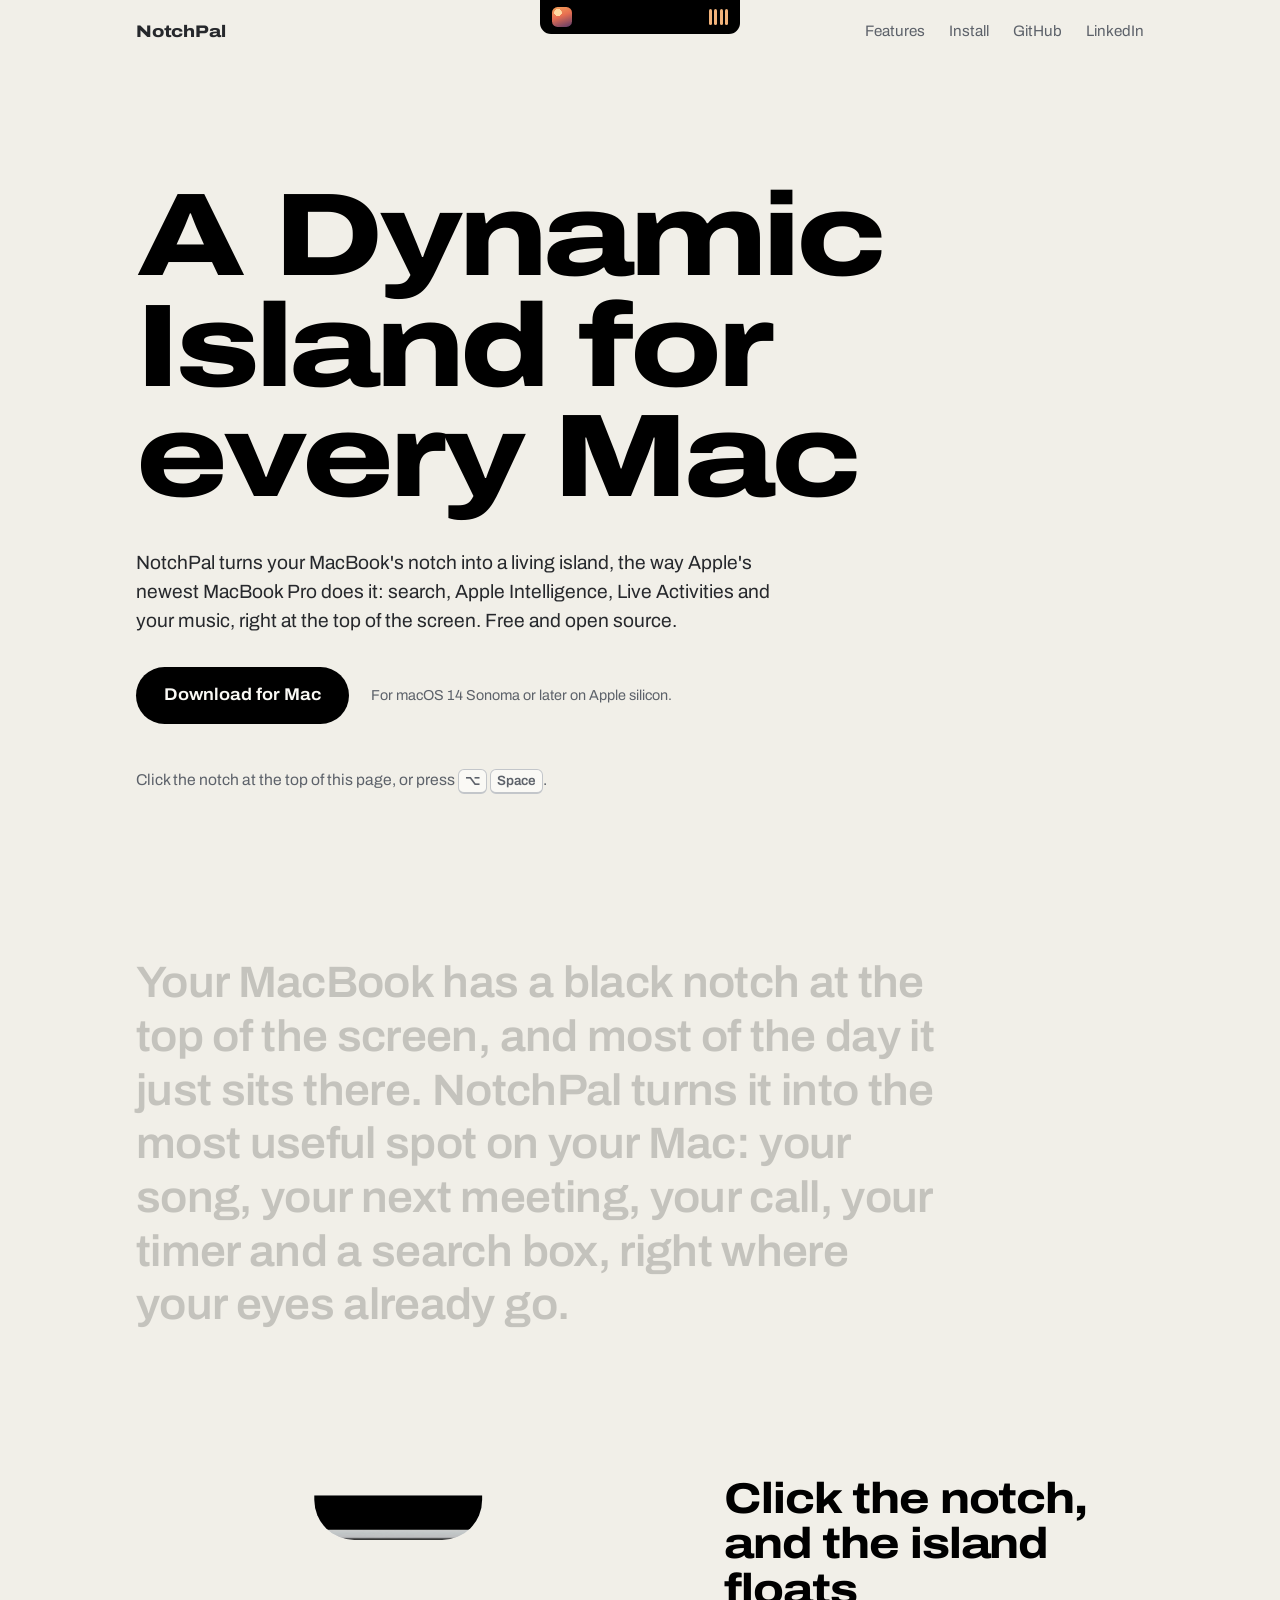
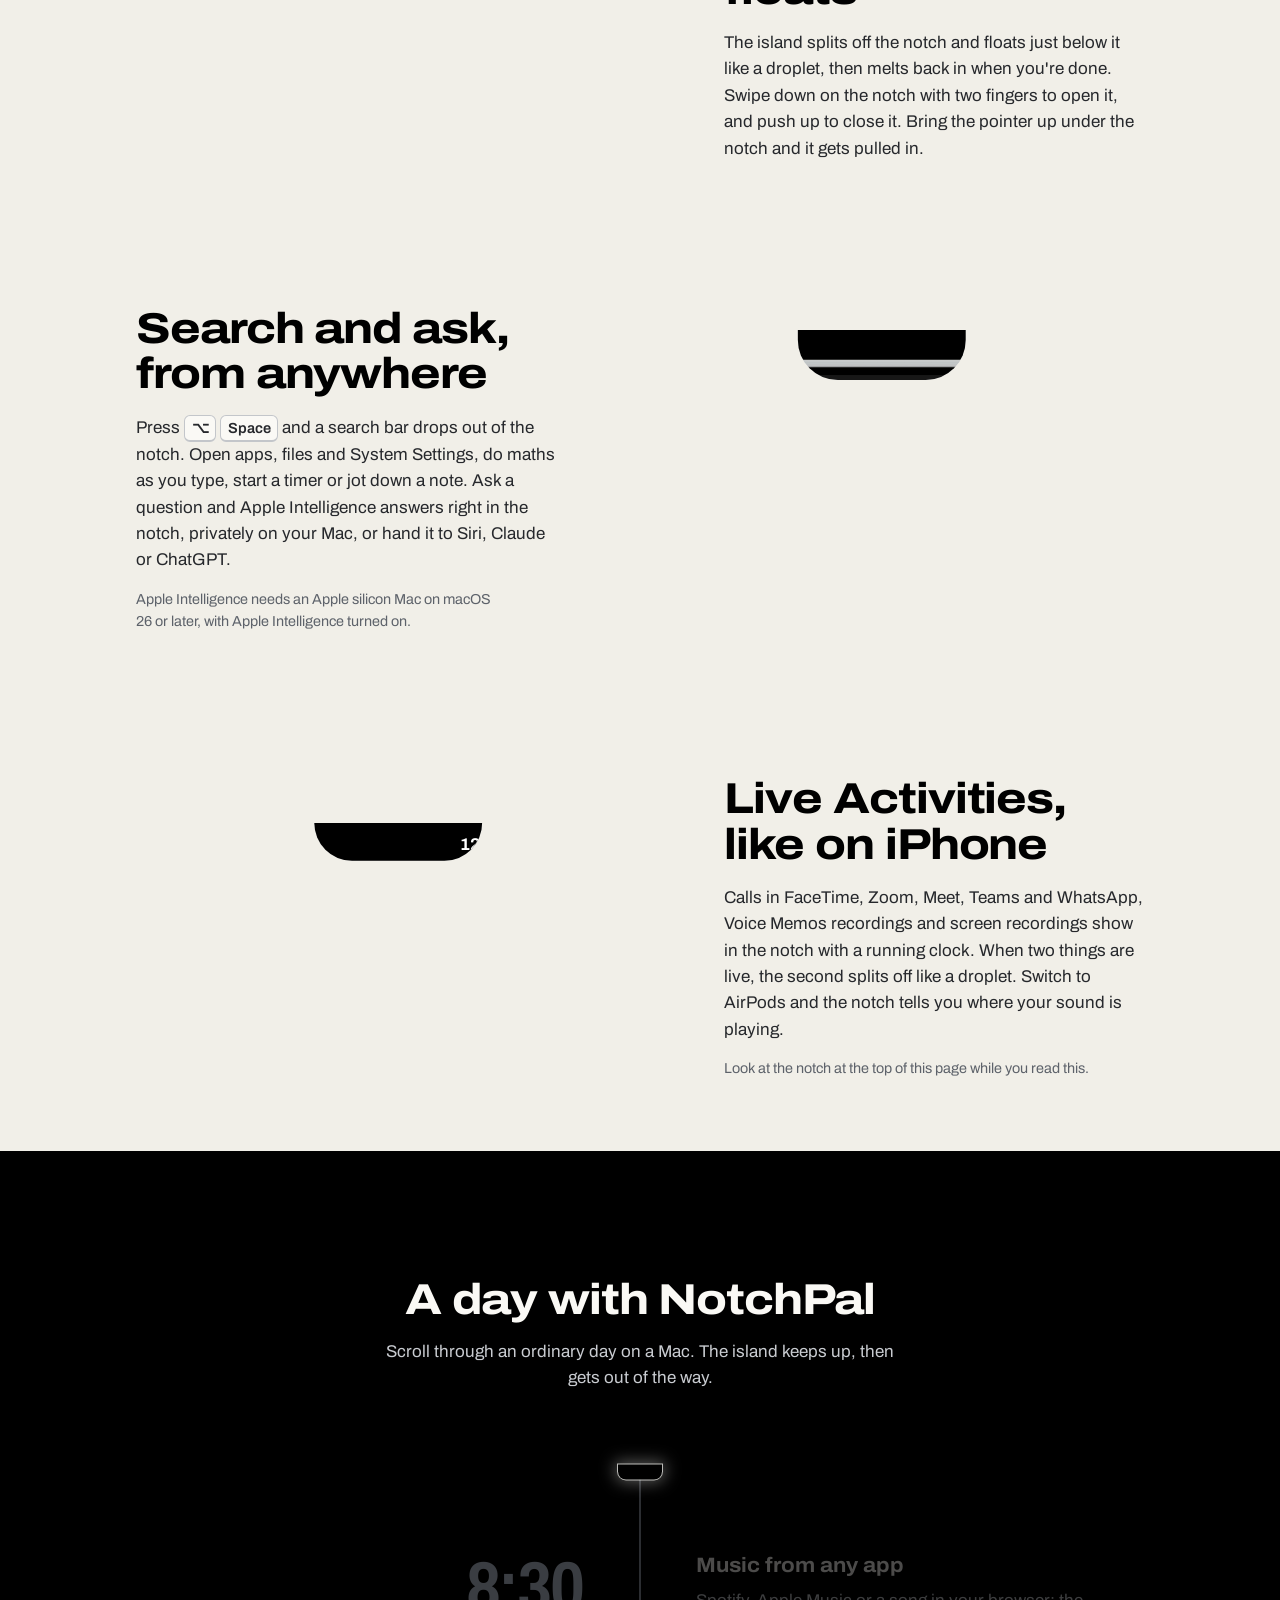
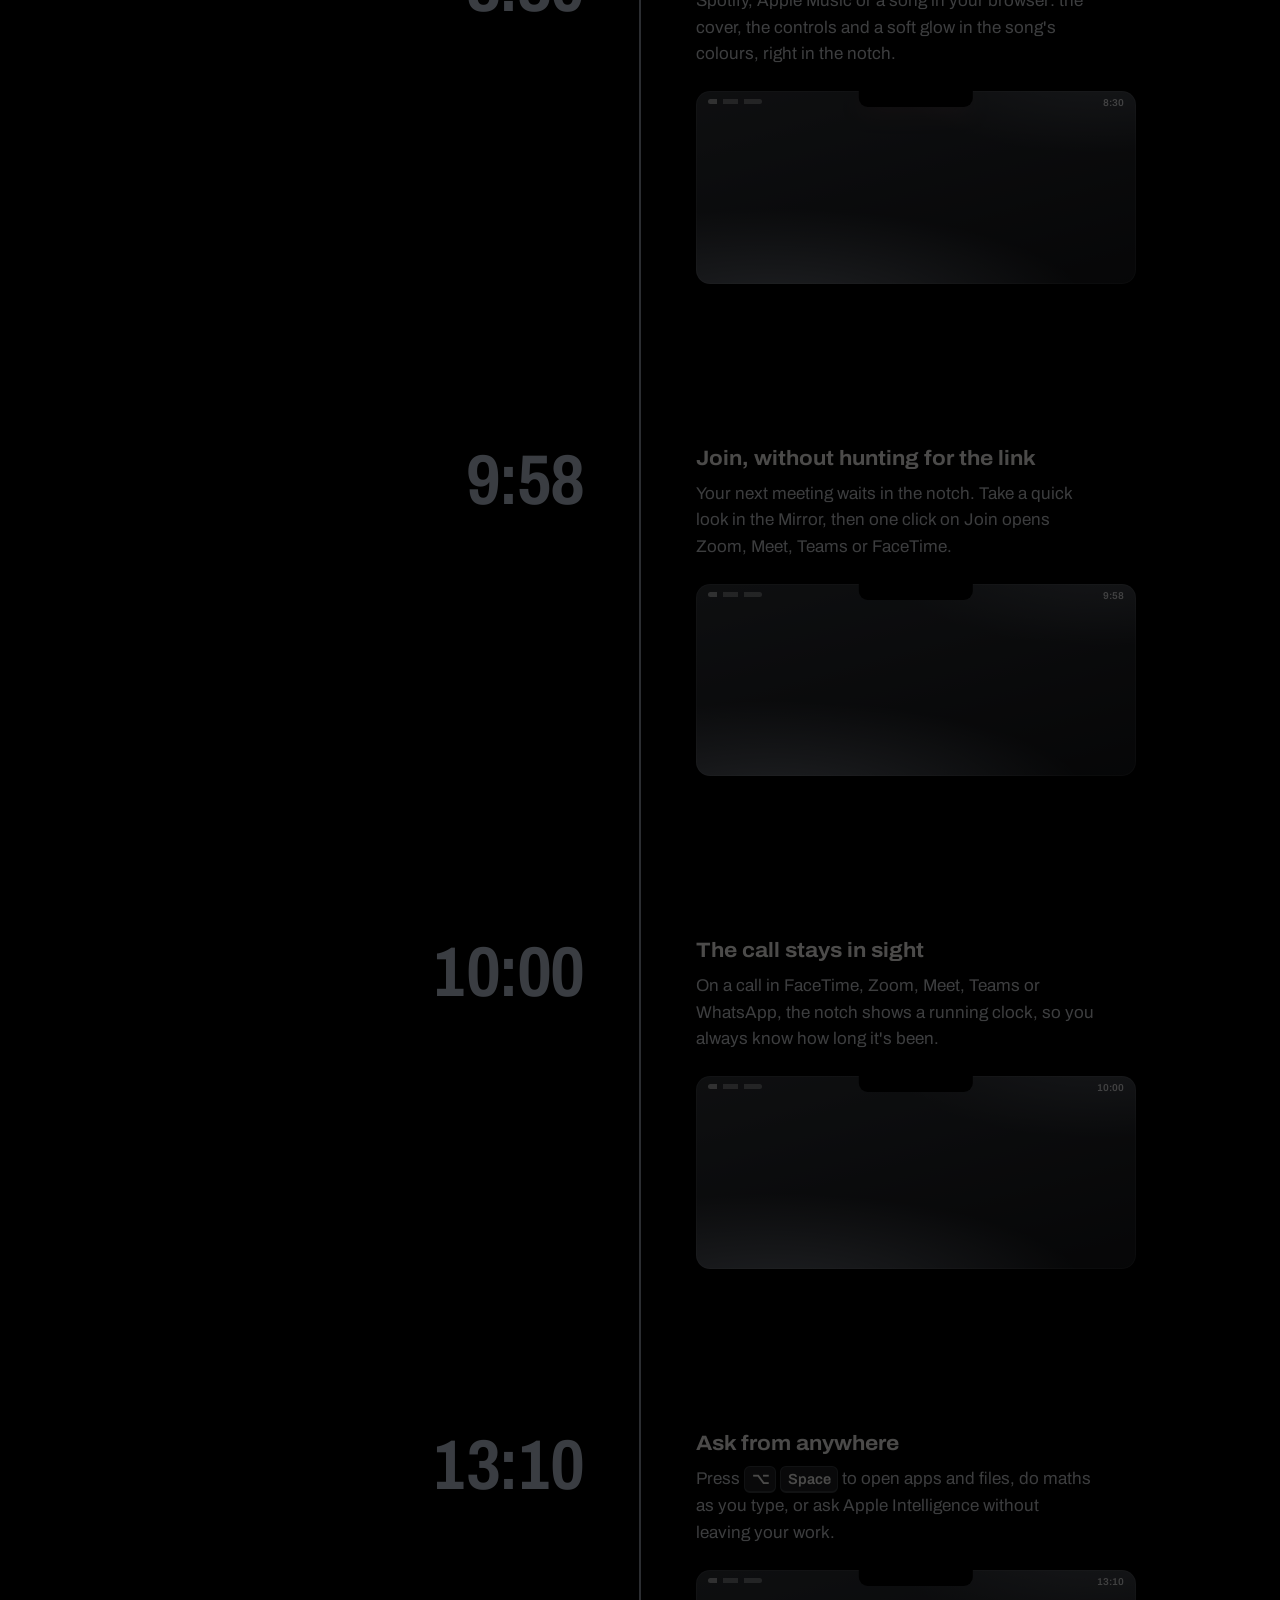
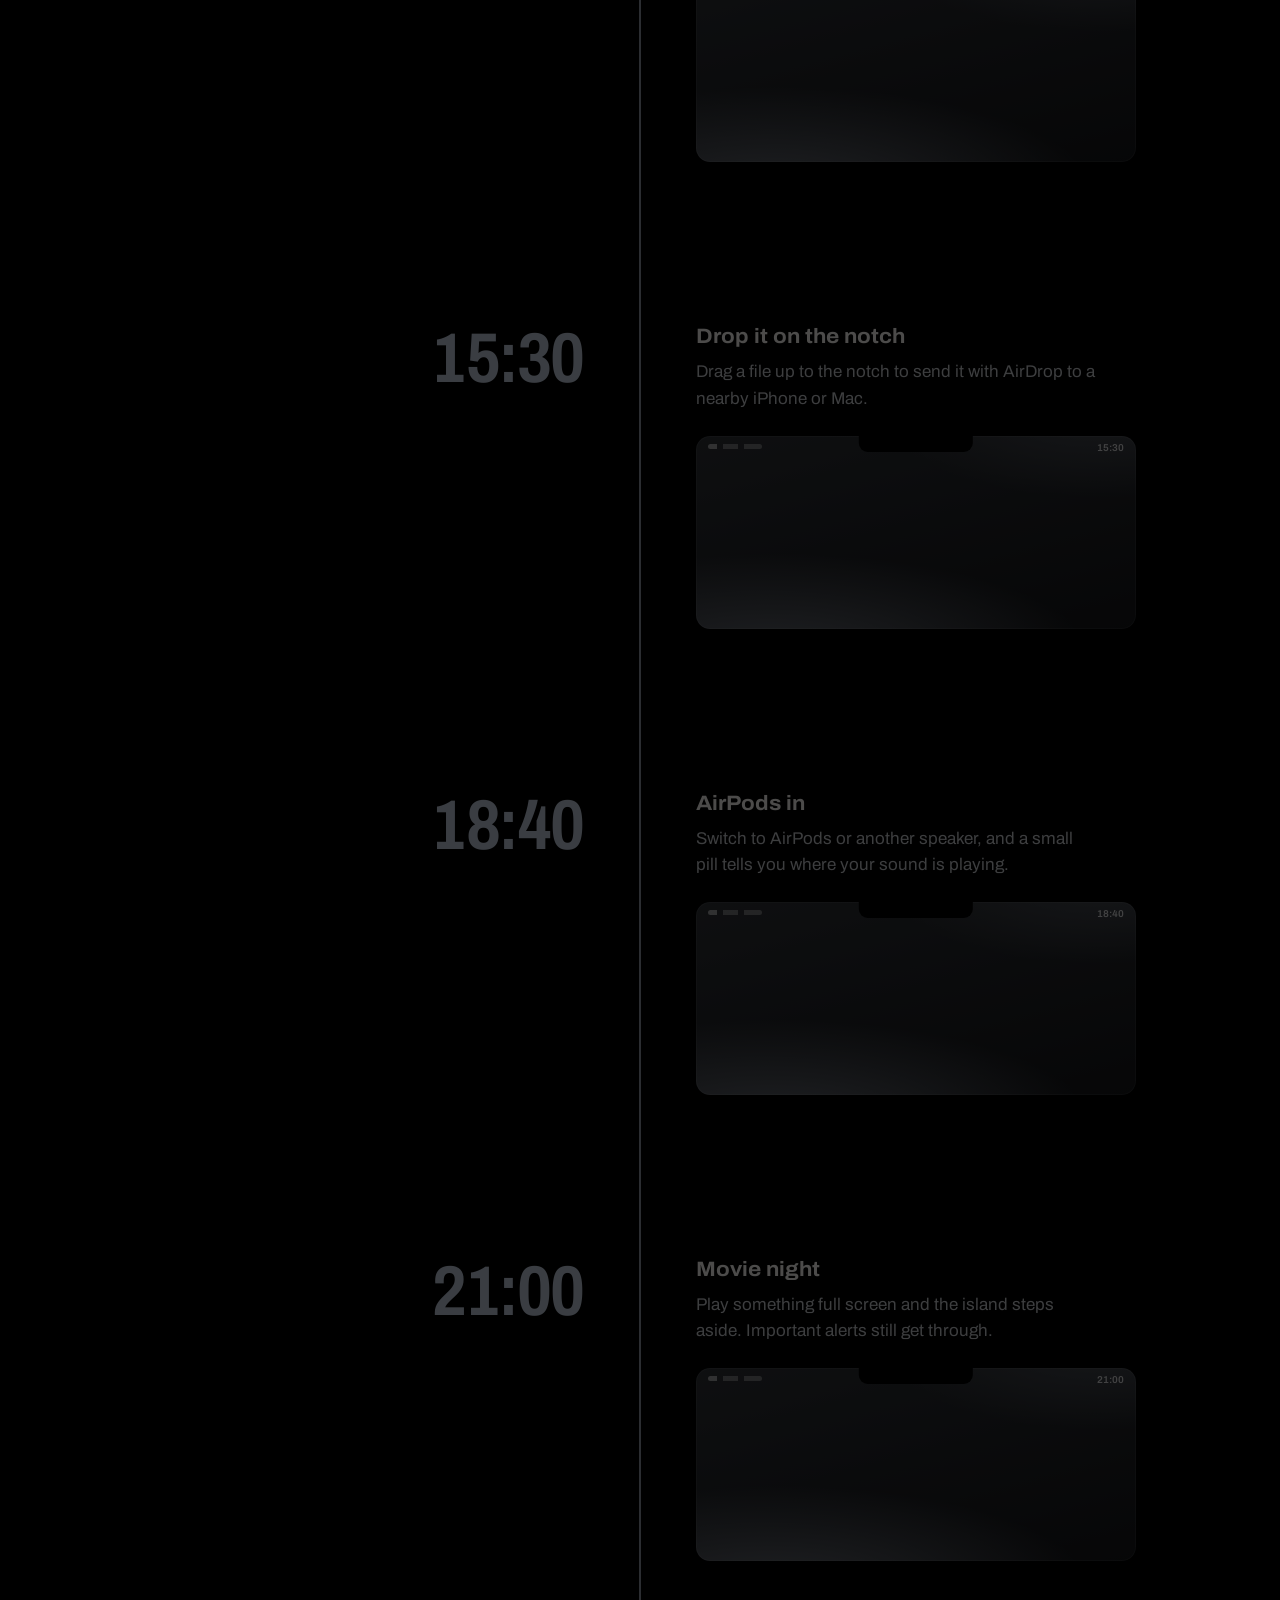
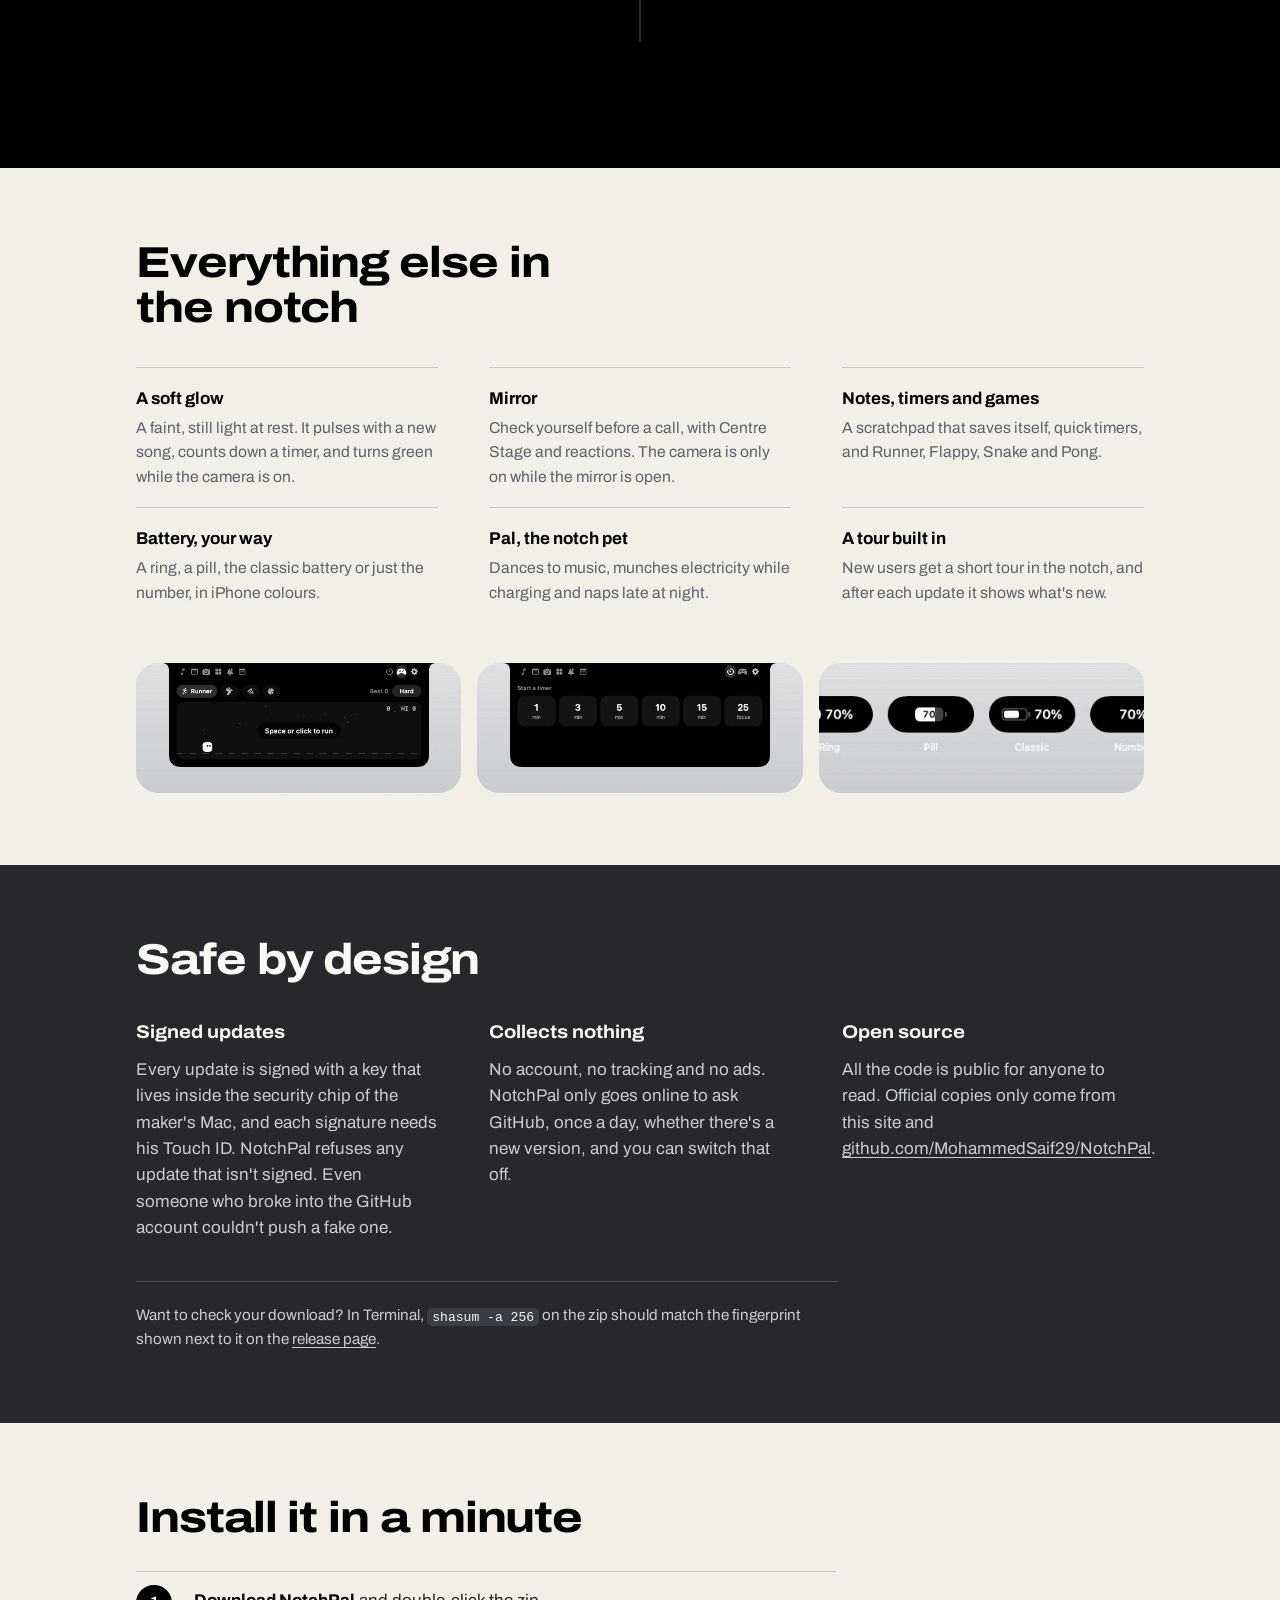
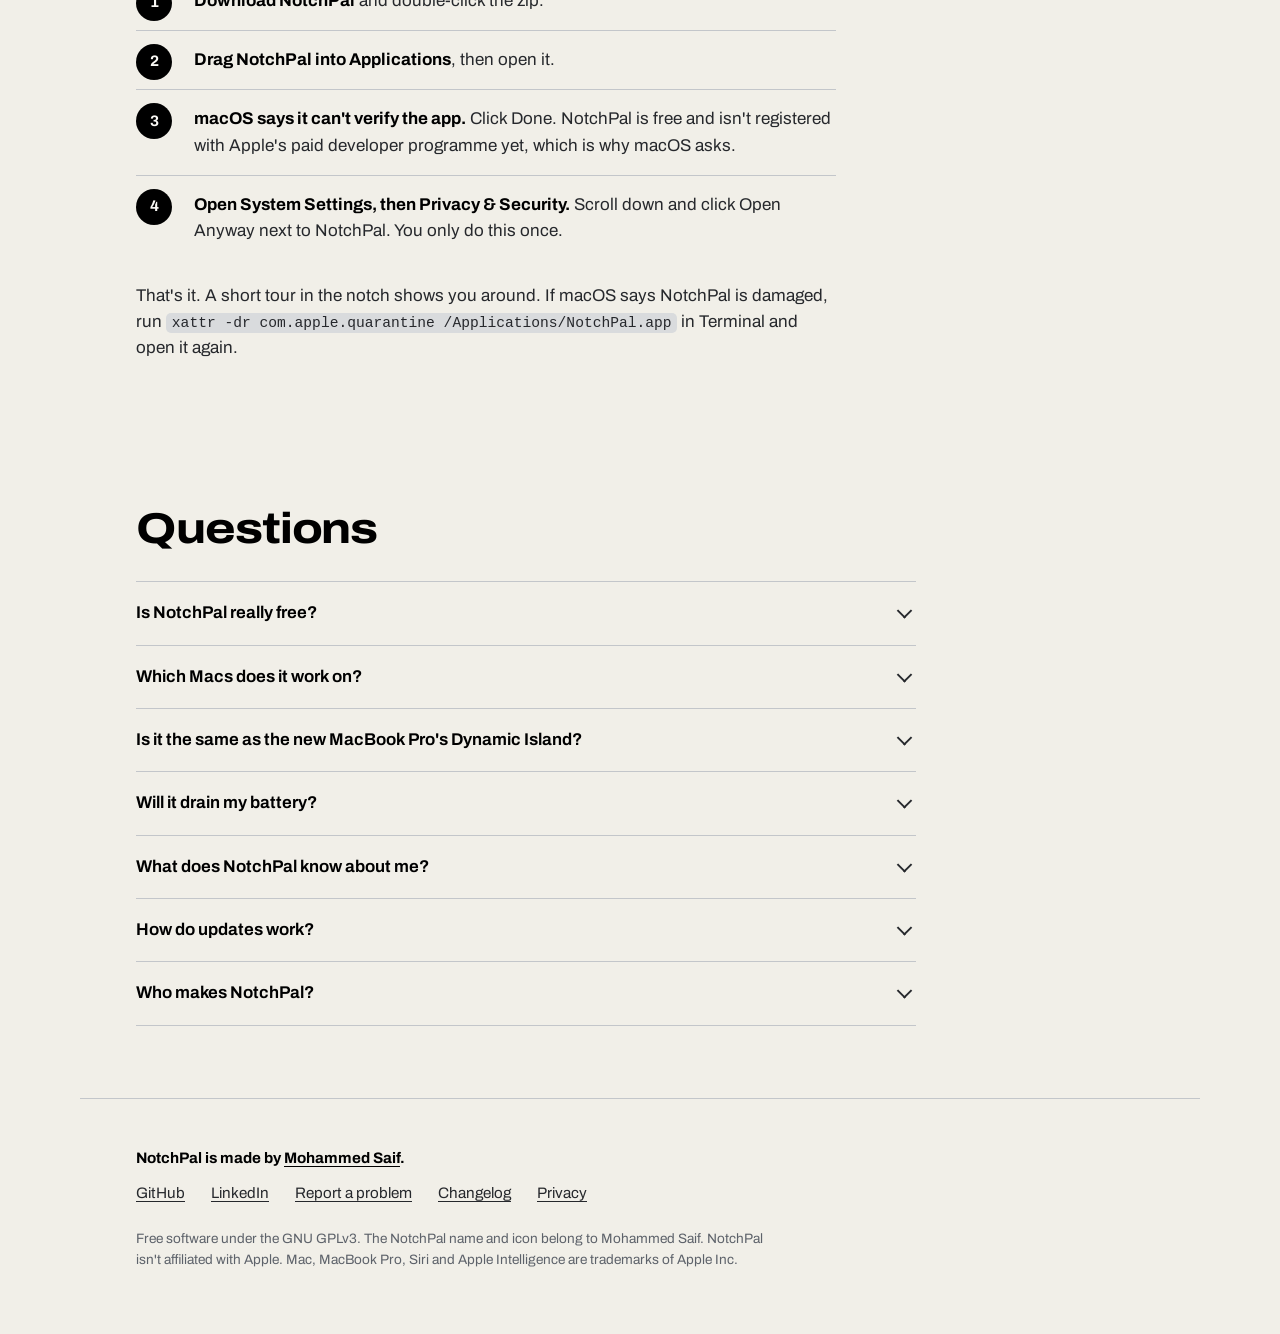
<file: website/index.html>
<!doctype html>
<html lang="en">
<head>
  <meta charset="utf-8">
  <meta name="viewport" content="width=device-width, initial-scale=1, viewport-fit=cover">
  <title>NotchPal: a free Dynamic Island for every Mac</title>
  <meta name="description" content="NotchPal turns your MacBook's notch into a Dynamic Island like the new MacBook Pro's: search, Apple Intelligence, Live Activities and music in the notch. Free and open source for macOS 14 and later.">
  <link rel="canonical" href="https://notchpal.mohammedsaif.dev/">
  <meta name="theme-color" content="#f1efe8">
  <link rel="icon" href="favicon.svg" type="image/svg+xml">
  <meta property="og:type" content="website">
  <meta property="og:site_name" content="NotchPal">
  <meta property="og:url" content="https://notchpal.mohammedsaif.dev/">
  <meta property="og:title" content="NotchPal: a free Dynamic Island for every Mac">
  <meta property="og:description" content="Search, Apple Intelligence, Live Activities and music in your MacBook's notch. Free and open source.">
  <meta property="og:image" content="https://notchpal.mohammedsaif.dev/img/share.png">
  <meta property="og:image:width" content="1200">
  <meta property="og:image:height" content="630">
  <meta property="og:image:alt" content="NotchPal: a Dynamic Island for every Mac, with the island floating below a MacBook notch">
  <meta name="twitter:card" content="summary_large_image">
  <script type="application/ld+json">
  {
    "@context": "https://schema.org",
    "@type": "SoftwareApplication",
    "name": "NotchPal",
    "description": "NotchPal turns a MacBook's notch into a Dynamic Island with search, Apple Intelligence, Live Activities and music.",
    "url": "https://notchpal.mohammedsaif.dev/",
    "image": "https://notchpal.mohammedsaif.dev/img/share.png",
    "applicationCategory": "UtilitiesApplication",
    "operatingSystem": "macOS 14 or later",
    "softwareVersion": "0.7.1",
    "downloadUrl": "https://github.com/MohammedSaif29/NotchPal/releases/latest",
    "license": "https://www.gnu.org/licenses/gpl-3.0.html",
    "offers": { "@type": "Offer", "price": "0", "priceCurrency": "USD" },
    "author": { "@type": "Person", "name": "Mohammed Saif", "url": "https://www.linkedin.com/in/saif-mohammed-939902335/", "sameAs": ["https://github.com/MohammedSaif29"] }
  }
  </script>
  <link rel="stylesheet" href="styles.css">
  <script src="notch.js" defer></script>
  <script src="site.js" defer></script>
  <script src="motion.js" defer></script>
</head>
<body>
  <a class="skip" href="#main">Skip to content</a>

  <!-- A working NotchPal island, hanging from the top of the page like the notch on a MacBook. -->
  <div class="island" id="island" data-state="closed" data-live="music">
    <svg class="island-ink" id="island-ink" aria-hidden="true" focusable="false">
      <defs>
        <filter id="goo" x="-50%" y="-50%" width="200%" height="200%">
          <feGaussianBlur in="SourceGraphic" stdDeviation="7" result="blur"/>
          <feColorMatrix in="blur" mode="matrix" values="1 0 0 0 0  0 1 0 0 0  0 0 1 0 0  0 0 0 22 -10"/>
        </filter>
      </defs>
      <g filter="url(#goo)">
        <rect id="ink-notch" rx="10"/>
        <rect id="ink-card" rx="26"/>
        <circle id="ink-drop" r="0"/>
        <circle id="ink-bubble" r="0"/>
      </g>
    </svg>
    <svg class="island-intro" id="island-intro" aria-hidden="true" focusable="false">
      <path id="intro-left"/>
      <path id="intro-right"/>
    </svg>

    <button class="notch" id="notch" type="button" aria-expanded="false" aria-controls="island-card">
      <span class="sr-only">Open the NotchPal island</span>
      <span class="notch-lead" aria-hidden="true">
        <span class="art art-small"></span>
        <svg class="call-glyph" viewBox="0 0 24 24"><path d="M6.6 10.8a15.1 15.1 0 0 0 6.6 6.6l2.2-2.2a1 1 0 0 1 1-.25 11.4 11.4 0 0 0 3.6.57 1 1 0 0 1 1 1V20a1 1 0 0 1-1 1A17 17 0 0 1 3 4a1 1 0 0 1 1-1h3.5a1 1 0 0 1 1 1c0 1.25.2 2.45.57 3.57a1 1 0 0 1-.25 1z"/></svg>
      </span>
      <span class="notch-trail" aria-hidden="true">
        <span class="wave"><i></i><i></i><i></i><i></i></span>
        <span class="call-time" id="call-time">0:00</span>
      </span>
    </button>

    <div class="bubble" id="bubble" aria-hidden="true"><span class="art art-small"></span></div>

    <div class="card" id="island-card" role="region" aria-label="NotchPal island" inert>
      <div class="card-home" id="card-home">
        <div class="card-bar">
          <div class="tabs" aria-hidden="true">
            <span class="tab is-on"><svg viewBox="0 0 24 24"><path d="M9 18.5a2.5 2.5 0 1 1-2.5-2.5H9V5l11-2v13.5a2.5 2.5 0 1 1-2.5-2.5H20"/></svg></span>
            <span class="tab"><svg viewBox="0 0 24 24"><rect x="3.5" y="5" width="17" height="15" rx="2.5"/><path d="M3.5 10h17M8 3v4M16 3v4"/></svg></span>
            <span class="tab"><svg viewBox="0 0 24 24"><path d="M4 8.5A2.5 2.5 0 0 1 6.5 6h2l1.5-2h4l1.5 2h2A2.5 2.5 0 0 1 20 8.5v8a2.5 2.5 0 0 1-2.5 2.5h-11A2.5 2.5 0 0 1 4 16.5z"/><circle cx="12" cy="12.5" r="3.5"/></svg></span>
            <span class="tab"><svg viewBox="0 0 24 24"><rect x="4" y="4" width="6.5" height="6.5" rx="1.6"/><rect x="13.5" y="4" width="6.5" height="6.5" rx="1.6"/><rect x="4" y="13.5" width="6.5" height="6.5" rx="1.6"/><rect x="13.5" y="13.5" width="6.5" height="6.5" rx="1.6"/></svg></span>
            <span class="tab"><svg viewBox="0 0 24 24"><path d="M6 16.5V11a6 6 0 0 1 12 0v5.5l1.5 2h-15zM10 20.5a2 2 0 0 0 4 0"/></svg></span>
          </div>
          <span class="clock" id="clock">9:41</span>
          <button class="icon-button" type="button" id="open-search" aria-label="Search">
            <svg viewBox="0 0 24 24" aria-hidden="true"><circle cx="10.5" cy="10.5" r="6"/><path d="M15 15l5 5"/></svg>
          </button>
          <button class="orb" type="button" id="ask-orb" aria-label="Ask Apple Intelligence (demo)"></button>
        </div>
        <div class="player">
          <div class="now">
            <span class="art art-large" aria-hidden="true"></span>
            <div class="track">
              <strong>Golden Hour Drive</strong>
              <span>NotchPal Radio</span>
            </div>
            <span class="wave wave-large" aria-hidden="true"><i></i><i></i><i></i><i></i></span>
          </div>
          <div class="progress" aria-hidden="true"><span>1:48</span><i><b></b></i><span>-2:05</span></div>
          <div class="controls">
            <button type="button" class="control" aria-label="Previous song"><svg viewBox="0 0 24 24" aria-hidden="true"><path d="M11 7l-7 5 7 5zM20 7l-7 5 7 5z"/></svg></button>
            <button type="button" class="control control-main" id="play" aria-label="Pause"><svg viewBox="0 0 24 24" aria-hidden="true"><path class="pause-glyph" d="M8 6h3v12H8zM13 6h3v12h-3z"/><path class="play-glyph" d="M8 5.5v13l10.5-6.5z"/></svg></button>
            <button type="button" class="control" aria-label="Next song"><svg viewBox="0 0 24 24" aria-hidden="true"><path d="M4 7l7 5-7 5zM13 7l7 5-7 5z"/></svg></button>
          </div>
        </div>
        <div class="side" aria-hidden="true">
          <span class="airdrop">AirDrop</span>
          <span class="battery"><i></i>82%</span>
        </div>
      </div>

      <div class="card-search" id="card-search">
        <div class="search-bar">
          <svg viewBox="0 0 24 24" aria-hidden="true"><circle cx="10.5" cy="10.5" r="6"/><path d="M15 15l5 5"/></svg>
          <label class="sr-only" for="search-input">Try NotchPal search</label>
          <input id="search-input" type="text" autocomplete="off" spellcheck="false" placeholder="Search apps, files, maths…">
          <span class="orb orb-still" aria-hidden="true"></span>
        </div>
        <ul class="results" id="results" aria-live="polite"></ul>
        <p class="answer" id="answer" aria-live="polite"></p>
      </div>
    </div>
  </div>

  <header class="top">
    <a class="wordmark" href="./" aria-label="NotchPal home">NotchPal</a>
    <nav aria-label="Main">
      <a href="#features">Features</a>
      <a href="#install">Install</a>
      <a href="https://github.com/MohammedSaif29/NotchPal">GitHub</a>
      <a href="https://www.linkedin.com/in/saif-mohammed-939902335/">LinkedIn</a>
    </nav>
  </header>

  <main id="main">
    <section class="hero">
      <h1>A Dynamic Island for every&nbsp;Mac</h1>
      <p class="lead">NotchPal turns your MacBook's notch into a living island, the way Apple's newest MacBook Pro does it: search, Apple Intelligence, Live Activities and your music, right at the top of the screen. Free and open source.</p>
      <div class="cta">
        <a class="button" id="download" href="https://github.com/MohammedSaif29/NotchPal/releases/latest">Download for Mac</a>
        <p class="fine" id="download-note">For macOS 14 Sonoma or later on Apple silicon.</p>
      </div>
      <p class="try"><span class="try-pointer">Click</span><span class="try-touch">Tap</span> the notch at the top of this page<span class="try-keys">, or press <kbd>⌥</kbd> <kbd>Space</kbd></span>.</p>
    </section>

    <section class="manifesto" aria-label="What NotchPal is for">
      <p data-fill>Your MacBook has a black notch at the top of the screen, and most of the day it just sits there. NotchPal turns it into the most useful spot on your Mac: your song, your next meeting, your call, your timer and a search box, right where your eyes already go.</p>
    </section>

    <section class="feature" id="features">
      <figure class="screen">
        <img src="img/floating-island.webp" width="1184" height="558" alt="The NotchPal island floating below the notch, playing a song, with AirDrop and a battery ring beside the player">
      </figure>
      <div class="copy">
        <h2>Click the notch, and the island floats</h2>
        <p>The island splits off the notch and floats just below it like a droplet, then melts back in when you're done. Swipe down on the notch with two fingers to open it, and push up to close it. Bring the pointer up under the notch and it gets pulled in.</p>
      </div>
    </section>

    <section class="feature feature-flip">
      <figure class="screen">
        <img src="img/search.webp" width="1384" height="734" alt="NotchPal search below the notch working out 24 times 7 equals 168, with rows to ask Apple Intelligence, Siri, Claude and ChatGPT">
      </figure>
      <div class="copy">
        <h2>Search and ask, from anywhere</h2>
        <p>Press <kbd>⌥</kbd> <kbd>Space</kbd> and a search bar drops out of the notch. Open apps, files and System Settings, do maths as you type, start a timer or jot down a note. Ask a question and Apple Intelligence answers right in the notch, privately on your Mac, or hand it to Siri, Claude or ChatGPT.</p>
        <p class="fine">Apple Intelligence needs an Apple silicon Mac on macOS 26 or later, with Apple Intelligence turned on.</p>
      </div>
    </section>

    <section class="feature" id="live">
      <figure class="screen screen-live" aria-label="A call in the notch with a running timer, and music split off into its own droplet">
        <div class="live-scene" aria-hidden="true">
          <span class="live-notch"><svg class="call-glyph" viewBox="0 0 24 24"><path d="M6.6 10.8a15.1 15.1 0 0 0 6.6 6.6l2.2-2.2a1 1 0 0 1 1-.25 11.4 11.4 0 0 0 3.6.57 1 1 0 0 1 1 1V20a1 1 0 0 1-1 1A17 17 0 0 1 3 4a1 1 0 0 1 1-1h3.5a1 1 0 0 1 1 1c0 1.25.2 2.45.57 3.57a1 1 0 0 1-.25 1z"/></svg><b>12:07</b></span>
          <span class="live-drop"><span class="art art-small"></span></span>
        </div>
      </figure>
      <div class="copy">
        <h2>Live Activities, like on iPhone</h2>
        <p>Calls in FaceTime, Zoom, Meet, Teams and WhatsApp, Voice Memos recordings and screen recordings show in the notch with a running clock. When two things are live, the second splits off like a droplet. Switch to AirPods and the notch tells you where your sound is playing.</p>
        <p class="fine">Look at the notch at the top of this page while you read this.</p>
      </div>
    </section>

    <section class="day" id="day" aria-labelledby="day-title">
      <div class="day-head">
        <h2 id="day-title">A day with NotchPal</h2>
        <p>Scroll through an ordinary day on a Mac. The island keeps up, then gets out of the way.</p>
      </div>
      <div class="day-track">
        <div class="day-rail" aria-hidden="true"><span class="day-marker"></span></div>
        <ol class="day-list">
          <li class="day-item">
            <time class="day-time" datetime="08:30">8:30</time>
            <div class="day-body">
              <h3>Music from any app</h3>
              <p>Spotify, Apple Music or a song in your browser: the cover, the controls and a soft glow in the song's colours, right in the notch.</p>
              <div class="mac" aria-hidden="true">
                <span class="mac-clock">8:30</span>
                <div class="isle isle-music">
                  <span class="isle-art"></span>
                  <span class="isle-text"><b>Golden Hour</b><small>Morning playlist</small></span>
                  <span class="bars"><i></i><i></i><i></i><i></i></span>
                </div>
              </div>
            </div>
          </li>
          <li class="day-item">
            <time class="day-time" datetime="09:58">9:58</time>
            <div class="day-body">
              <h3>Join, without hunting for the link</h3>
              <p>Your next meeting waits in the notch. Take a quick look in the Mirror, then one click on Join opens Zoom, Meet, Teams or FaceTime.</p>
              <div class="mac" aria-hidden="true">
                <span class="mac-clock">9:58</span>
                <div class="isle isle-meeting">
                  <svg class="isle-icon" viewBox="0 0 24 24"><rect x="3.5" y="5" width="17" height="15" rx="2.5"/><path d="M3.5 10h17M8 3v4M16 3v4"/></svg>
                  <span class="isle-text"><b>Design review</b><small>Starts in 2 min</small></span>
                  <span class="isle-join">Join</span>
                </div>
              </div>
            </div>
          </li>
          <li class="day-item" data-call>
            <time class="day-time" datetime="10:00">10:00</time>
            <div class="day-body">
              <h3>The call stays in sight</h3>
              <p>On a call in FaceTime, Zoom, Meet, Teams or WhatsApp, the notch shows a running clock, so you always know how long it's been.</p>
              <div class="mac" aria-hidden="true">
                <span class="mac-clock">10:00</span>
                <div class="isle isle-call">
                  <span class="isle-phone"><svg viewBox="0 0 24 24"><path d="M6.6 10.8a15.1 15.1 0 0 0 6.6 6.6l2.2-2.2a1 1 0 0 1 1-.25 11.4 11.4 0 0 0 3.6.57 1 1 0 0 1 1 1V20a1 1 0 0 1-1 1A17 17 0 0 1 3 4a1 1 0 0 1 1-1h3.5a1 1 0 0 1 1 1c0 1.25.2 2.45.57 3.57a1 1 0 0 1-.25 1z"/></svg></span>
                  <span class="isle-text"><b>Zoom</b></span>
                  <span class="bars bars-call"><i></i><i></i><i></i><i></i></span>
                  <b class="isle-clock" data-call-clock>0:00</b>
                </div>
              </div>
            </div>
          </li>
          <li class="day-item">
            <time class="day-time" datetime="13:10">13:10</time>
            <div class="day-body">
              <h3>Ask from anywhere</h3>
              <p>Press <kbd>⌥</kbd> <kbd>Space</kbd> to open apps and files, do maths as you type, or ask Apple Intelligence without leaving your work.</p>
              <div class="mac" aria-hidden="true">
                <span class="mac-clock">13:10</span>
                <div class="isle isle-search">
                  <span class="isle-query"><svg class="isle-icon" viewBox="0 0 24 24"><circle cx="11" cy="11" r="6.5"/><path d="M16 16l4.5 4.5"/></svg>24*7<i class="caret"></i></span>
                  <span class="isle-result"><b>168</b><small>Calculator</small></span>
                </div>
              </div>
            </div>
          </li>
          <li class="day-item">
            <time class="day-time" datetime="15:30">15:30</time>
            <div class="day-body">
              <h3>Drop it on the notch</h3>
              <p>Drag a file up to the notch to send it with AirDrop to a nearby iPhone or Mac.</p>
              <div class="mac" aria-hidden="true">
                <span class="mac-clock">15:30</span>
                <span class="mac-file"></span>
                <div class="isle isle-airdrop">
                  <svg class="isle-icon" viewBox="0 0 24 24"><path d="M12 13.5a1.5 1.5 0 1 0 0-.01M8.5 16.5a5 5 0 1 1 7 0M5.6 19.4a9 9 0 1 1 12.8 0"/></svg>
                  <span class="isle-text"><b>Drop to AirDrop</b><small>iPhone nearby</small></span>
                </div>
              </div>
            </div>
          </li>
          <li class="day-item">
            <time class="day-time" datetime="18:40">18:40</time>
            <div class="day-body">
              <h3>AirPods in</h3>
              <p>Switch to AirPods or another speaker, and a small pill tells you where your sound is playing.</p>
              <div class="mac" aria-hidden="true">
                <span class="mac-clock">18:40</span>
                <div class="isle isle-airpods">
                  <svg class="isle-icon" viewBox="0 0 24 24"><path d="M7 4.5a3 3 0 0 0-3 3c0 1.7 1.3 3 3 3h.5V19a1 1 0 0 0 2 0V7.5a3 3 0 0 0-2.5-3zM17 4.5a3 3 0 0 1 3 3c0 1.7-1.3 3-3 3h-.5V19a1 1 0 0 1-2 0V7.5a3 3 0 0 1 2.5-3z"/></svg>
                  <span class="isle-text"><b>AirPods Pro</b></span>
                  <span class="isle-ring"></span>
                </div>
              </div>
            </div>
          </li>
          <li class="day-item">
            <time class="day-time" datetime="21:00">21:00</time>
            <div class="day-body">
              <h3>Movie night</h3>
              <p>Play something full screen and the island steps aside. Important alerts still get through.</p>
              <div class="mac mac-movie" aria-hidden="true">
                <span class="mac-clock">21:00</span>
                <span class="mac-film"><i></i></span>
                <div class="isle isle-movie"></div>
              </div>
            </div>
          </li>
        </ol>
      </div>
    </section>

    <section class="more" aria-labelledby="more-title">
      <h2 id="more-title">Everything else in the notch</h2>
      <dl class="more-list">
        <div><dt>A soft glow</dt><dd>A faint, still light at rest. It pulses with a new song, counts down a timer, and turns green while the camera is on.</dd></div>
        <div><dt>Mirror</dt><dd>Check yourself before a call, with Centre Stage and reactions. The camera is only on while the mirror is open.</dd></div>
        <div><dt>Notes, timers and games</dt><dd>A scratchpad that saves itself, quick timers, and Runner, Flappy, Snake and Pong.</dd></div>
        <div><dt>Battery, your way</dt><dd>A ring, a pill, the classic battery or just the number, in iPhone colours.</dd></div>
        <div><dt>Pal, the notch pet</dt><dd>Dances to music, munches electricity while charging and naps late at night.</dd></div>
        <div><dt>A tour built in</dt><dd>New users get a short tour in the notch, and after each update it shows what's new.</dd></div>
      </dl>
      <div class="strip">
        <figure class="screen"><img src="img/games.webp" width="1240" height="480" loading="lazy" alt="The Games tab with Runner, Flappy, Snake and Pong"></figure>
        <figure class="screen"><img src="img/timer.webp" width="1240" height="480" loading="lazy" alt="The Timer tab with quick timers"></figure>
        <figure class="screen"><img src="img/battery-styles.webp" width="1164" height="314" loading="lazy" alt="Battery styles: ring, pill, classic and number"></figure>
      </div>
    </section>

    <section class="safety" id="safety" aria-labelledby="safety-title">
      <h2 id="safety-title">Safe by design</h2>
      <div class="safety-points">
        <div>
          <h3>Signed updates</h3>
          <p>Every update is signed with a key that lives inside the security chip of the maker's Mac, and each signature needs his Touch ID. NotchPal refuses any update that isn't signed. Even someone who broke into the GitHub account couldn't push a fake one.</p>
        </div>
        <div>
          <h3>Collects nothing</h3>
          <p>No account, no tracking and no ads. NotchPal only goes online to ask GitHub, once a day, whether there's a new version, and you can switch that off.</p>
        </div>
        <div>
          <h3>Open source</h3>
          <p>All the code is public for anyone to read. Official copies only come from this site and <a href="https://github.com/MohammedSaif29/NotchPal">github.com/MohammedSaif29/NotchPal</a>.</p>
        </div>
      </div>
      <p class="fingerprint" id="fingerprint">Want to check your download? In Terminal, <code>shasum -a 256</code> on the zip should match the fingerprint shown next to it on the <a href="https://github.com/MohammedSaif29/NotchPal/releases/latest">release page</a>.</p>
    </section>

    <section class="install" id="install" aria-labelledby="install-title">
      <h2 id="install-title">Install it in a minute</h2>
      <ol class="steps">
        <li><strong>Download NotchPal</strong> and double-click the zip.</li>
        <li><strong>Drag NotchPal into Applications</strong>, then open it.</li>
        <li><strong>macOS says it can't verify the app.</strong> Click Done. NotchPal is free and isn't registered with Apple's paid developer programme yet, which is why macOS asks.</li>
        <li><strong>Open System Settings, then Privacy &amp; Security.</strong> Scroll down and click Open Anyway next to NotchPal. You only do this once.</li>
      </ol>
      <p>That's it. A short tour in the notch shows you around. If macOS says NotchPal is damaged, run <code>xattr -dr com.apple.quarantine /Applications/NotchPal.app</code> in Terminal and open it again.</p>
    </section>

    <section class="faq" aria-labelledby="faq-title">
      <h2 id="faq-title">Questions</h2>
      <details>
        <summary>Is NotchPal really free?</summary>
        <p>Yes. No trial, no subscription and no ads. It's open source under the GNU GPLv3 licence.</p>
      </details>
      <details>
        <summary>Which Macs does it work on?</summary>
        <p>Any Mac with Apple silicon (M1 or newer) on macOS 14 Sonoma or later. On a Mac without a notch, NotchPal becomes a small pill under the menu bar.</p>
      </details>
      <details>
        <summary>Is it the same as the new MacBook Pro's Dynamic Island?</summary>
        <p>It brings the same ideas to your Mac: the island floats below the notch when you click it, search and Apple Intelligence live inside it, Live Activities show calls and recordings, and the pointer gets pulled in. NotchPal is made by an independent developer and isn't made by Apple.</p>
      </details>
      <details>
        <summary>Will it drain my battery?</summary>
        <p>No. When nothing changes, NotchPal stays still and uses almost no energy.</p>
      </details>
      <details>
        <summary>What does NotchPal know about me?</summary>
        <p>Nothing leaves your Mac. It asks for the camera, your calendar or Accessibility only when you first use a feature that needs it, and it never records anything. Read the <a href="privacy.html">privacy page</a>.</p>
      </details>
      <details>
        <summary>How do updates work?</summary>
        <p>When a new version is out, the notch tells you. Click Update and NotchPal downloads it, checks its signature and restarts by itself. Your settings stay. See what changed in each version on the <a href="changelog.html">changelog</a>.</p>
      </details>
      <details>
        <summary>Who makes NotchPal?</summary>
        <p><a href="https://www.linkedin.com/in/saif-mohammed-939902335/">Mohammed Saif</a>, a student developer. Say hello on <a href="https://www.linkedin.com/in/saif-mohammed-939902335/">LinkedIn</a>. Found a bug or have an idea? <a href="https://github.com/MohammedSaif29/NotchPal/issues/new/choose">Open an issue on GitHub</a>.</p>
      </details>
    </section>
  </main>

  <footer class="foot">
    <p class="made">NotchPal is made by <a href="https://www.linkedin.com/in/saif-mohammed-939902335/">Mohammed Saif</a>.</p>
    <nav aria-label="More">
      <a href="https://github.com/MohammedSaif29/NotchPal">GitHub</a>
      <a href="https://www.linkedin.com/in/saif-mohammed-939902335/">LinkedIn</a>
      <a href="https://github.com/MohammedSaif29/NotchPal/issues/new/choose">Report a problem</a>
      <a href="changelog.html">Changelog</a>
      <a href="privacy.html">Privacy</a>
    </nav>
    <p class="legal">Free software under the GNU GPLv3. The NotchPal name and icon belong to Mohammed Saif. NotchPal isn't affiliated with Apple. Mac, MacBook Pro, Siri and Apple Intelligence are trademarks of Apple Inc.</p>
  </footer>
  <!-- Cloudflare Web Analytics: counts visits with no cookies and no tracking across sites. -->
  <script type="module" src="https://static.cloudflareinsights.com/beacon.min.js" data-cf-beacon='{"token": "f49320158de54cc093dbb9b8bc112123"}'></script>
</body>
</html>
</file>
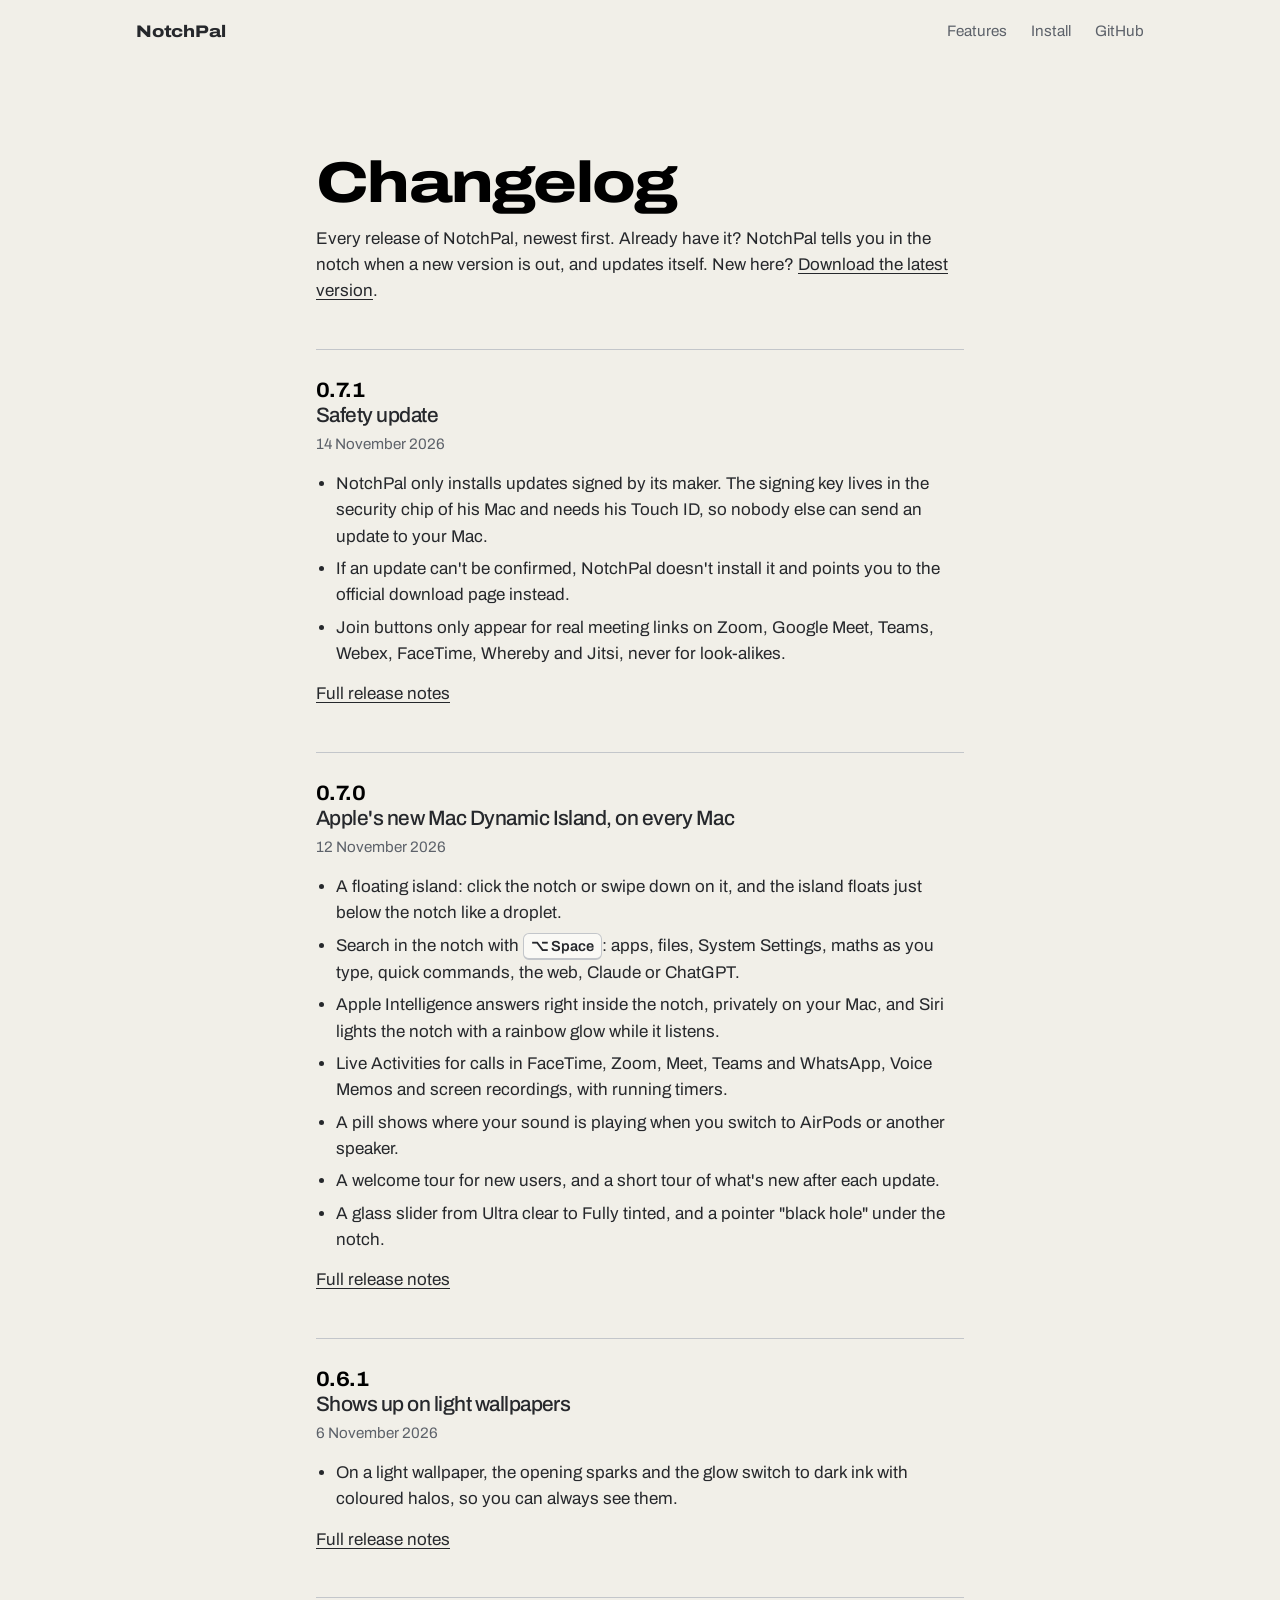
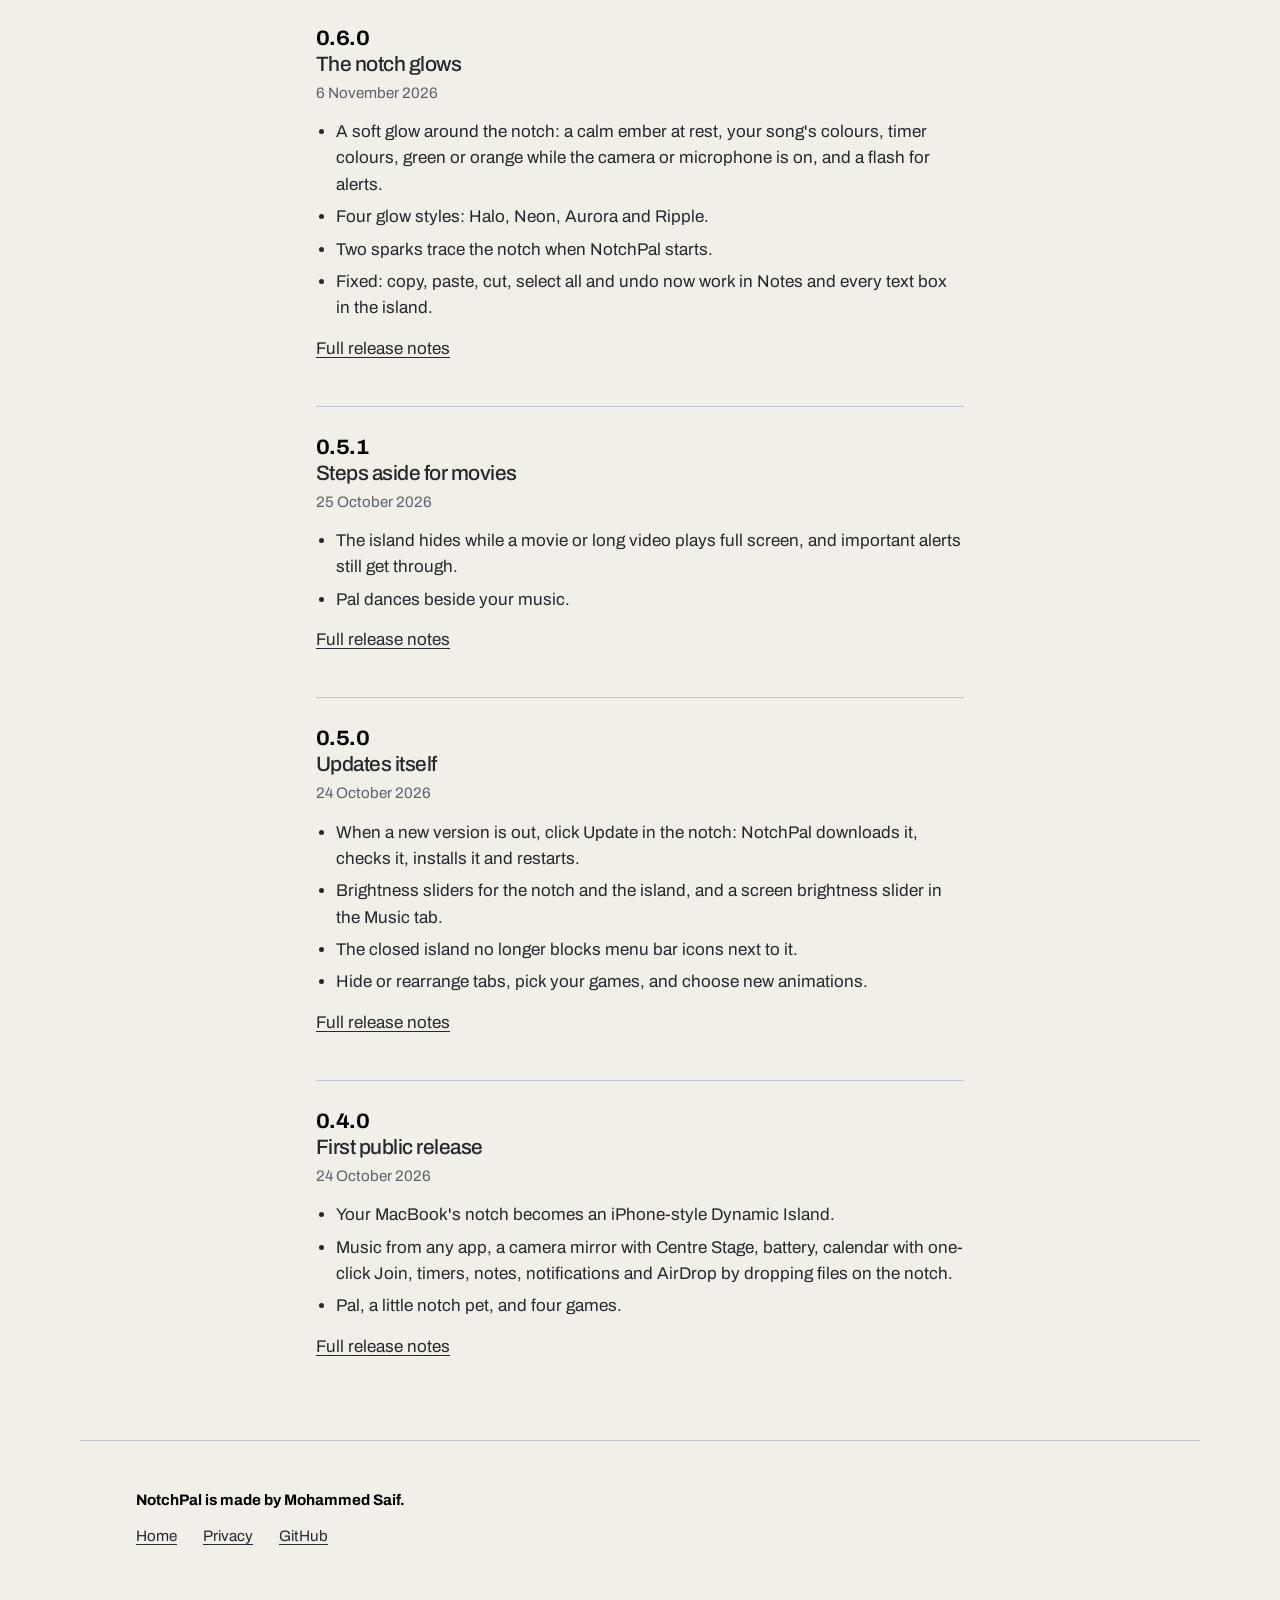
<file: website/changelog.html>
<!doctype html>
<html lang="en">
<head>
  <meta charset="utf-8">
  <meta name="viewport" content="width=device-width, initial-scale=1">
  <title>Changelog · NotchPal</title>
  <meta name="description" content="Every NotchPal release, newest first: signed updates, the floating island, search and Apple Intelligence in the notch, the glow, and more.">
  <link rel="canonical" href="https://notchpal.mohammedsaif.dev/changelog.html">
  <link rel="icon" href="favicon.svg" type="image/svg+xml">
  <link rel="stylesheet" href="styles.css">
</head>
<body>
  <header class="top">
    <a class="wordmark" href="./" aria-label="NotchPal home">NotchPal</a>
    <nav aria-label="Main">
      <a href="./#features">Features</a>
      <a href="./#install">Install</a>
      <a href="https://github.com/MohammedSaif29/NotchPal">GitHub</a>
    </nav>
  </header>
  <main class="text-page changelog">
    <h1>Changelog</h1>
    <p>Every release of NotchPal, newest first. Already have it? NotchPal tells you in the notch when a new version is out, and updates itself. New here? <a href="./#install">Download the latest version</a>.</p>

    <article class="release" id="v0.7.1">
      <h2>0.7.1 <span>Safety update</span></h2>
      <p class="released"><time datetime="2026-11-14">14 November 2026</time></p>
      <ul>
        <li>NotchPal only installs updates signed by its maker. The signing key lives in the security chip of his Mac and needs his Touch ID, so nobody else can send an update to your Mac.</li>
        <li>If an update can't be confirmed, NotchPal doesn't install it and points you to the official download page instead.</li>
        <li>Join buttons only appear for real meeting links on Zoom, Google Meet, Teams, Webex, FaceTime, Whereby and Jitsi, never for look-alikes.</li>
      </ul>
      <p><a href="https://github.com/MohammedSaif29/NotchPal/releases/tag/v0.7.1">Full release notes</a></p>
    </article>

    <article class="release" id="v0.7.0">
      <h2>0.7.0 <span>Apple's new Mac Dynamic Island, on every Mac</span></h2>
      <p class="released"><time datetime="2026-11-12">12 November 2026</time></p>
      <ul>
        <li>A floating island: click the notch or swipe down on it, and the island floats just below the notch like a droplet.</li>
        <li>Search in the notch with <kbd>⌥ Space</kbd>: apps, files, System Settings, maths as you type, quick commands, the web, Claude or ChatGPT.</li>
        <li>Apple Intelligence answers right inside the notch, privately on your Mac, and Siri lights the notch with a rainbow glow while it listens.</li>
        <li>Live Activities for calls in FaceTime, Zoom, Meet, Teams and WhatsApp, Voice Memos and screen recordings, with running timers.</li>
        <li>A pill shows where your sound is playing when you switch to AirPods or another speaker.</li>
        <li>A welcome tour for new users, and a short tour of what's new after each update.</li>
        <li>A glass slider from Ultra clear to Fully tinted, and a pointer "black hole" under the notch.</li>
      </ul>
      <p><a href="https://github.com/MohammedSaif29/NotchPal/releases/tag/v0.7.0">Full release notes</a></p>
    </article>

    <article class="release" id="v0.6.1">
      <h2>0.6.1 <span>Shows up on light wallpapers</span></h2>
      <p class="released"><time datetime="2026-11-06">6 November 2026</time></p>
      <ul>
        <li>On a light wallpaper, the opening sparks and the glow switch to dark ink with coloured halos, so you can always see them.</li>
      </ul>
      <p><a href="https://github.com/MohammedSaif29/NotchPal/releases/tag/v0.6.1">Full release notes</a></p>
    </article>

    <article class="release" id="v0.6.0">
      <h2>0.6.0 <span>The notch glows</span></h2>
      <p class="released"><time datetime="2026-11-06">6 November 2026</time></p>
      <ul>
        <li>A soft glow around the notch: a calm ember at rest, your song's colours, timer colours, green or orange while the camera or microphone is on, and a flash for alerts.</li>
        <li>Four glow styles: Halo, Neon, Aurora and Ripple.</li>
        <li>Two sparks trace the notch when NotchPal starts.</li>
        <li>Fixed: copy, paste, cut, select all and undo now work in Notes and every text box in the island.</li>
      </ul>
      <p><a href="https://github.com/MohammedSaif29/NotchPal/releases/tag/v0.6.0">Full release notes</a></p>
    </article>

    <article class="release" id="v0.5.1">
      <h2>0.5.1 <span>Steps aside for movies</span></h2>
      <p class="released"><time datetime="2026-10-25">25 October 2026</time></p>
      <ul>
        <li>The island hides while a movie or long video plays full screen, and important alerts still get through.</li>
        <li>Pal dances beside your music.</li>
      </ul>
      <p><a href="https://github.com/MohammedSaif29/NotchPal/releases/tag/v0.5.1">Full release notes</a></p>
    </article>

    <article class="release" id="v0.5.0">
      <h2>0.5.0 <span>Updates itself</span></h2>
      <p class="released"><time datetime="2026-10-24">24 October 2026</time></p>
      <ul>
        <li>When a new version is out, click Update in the notch: NotchPal downloads it, checks it, installs it and restarts.</li>
        <li>Brightness sliders for the notch and the island, and a screen brightness slider in the Music tab.</li>
        <li>The closed island no longer blocks menu bar icons next to it.</li>
        <li>Hide or rearrange tabs, pick your games, and choose new animations.</li>
      </ul>
      <p><a href="https://github.com/MohammedSaif29/NotchPal/releases/tag/v0.5.0">Full release notes</a></p>
    </article>

    <article class="release" id="v0.4.0">
      <h2>0.4.0 <span>First public release</span></h2>
      <p class="released"><time datetime="2026-10-24">24 October 2026</time></p>
      <ul>
        <li>Your MacBook's notch becomes an iPhone-style Dynamic Island.</li>
        <li>Music from any app, a camera mirror with Centre Stage, battery, calendar with one-click Join, timers, notes, notifications and AirDrop by dropping files on the notch.</li>
        <li>Pal, a little notch pet, and four games.</li>
      </ul>
      <p><a href="https://github.com/MohammedSaif29/NotchPal/releases/tag/v0.4.0">Full release notes</a></p>
    </article>
  </main>
  <footer class="foot">
    <p class="made">NotchPal is made by Mohammed Saif.</p>
    <nav aria-label="More">
      <a href="./">Home</a>
      <a href="privacy.html">Privacy</a>
      <a href="https://github.com/MohammedSaif29/NotchPal">GitHub</a>
    </nav>
  </footer>
  <!-- Cloudflare Web Analytics: counts visits with no cookies and no tracking across sites. -->
  <script type="module" src="https://static.cloudflareinsights.com/beacon.min.js" data-cf-beacon='{"token": "f49320158de54cc093dbb9b8bc112123"}'></script>
</body>
</html>
</file>
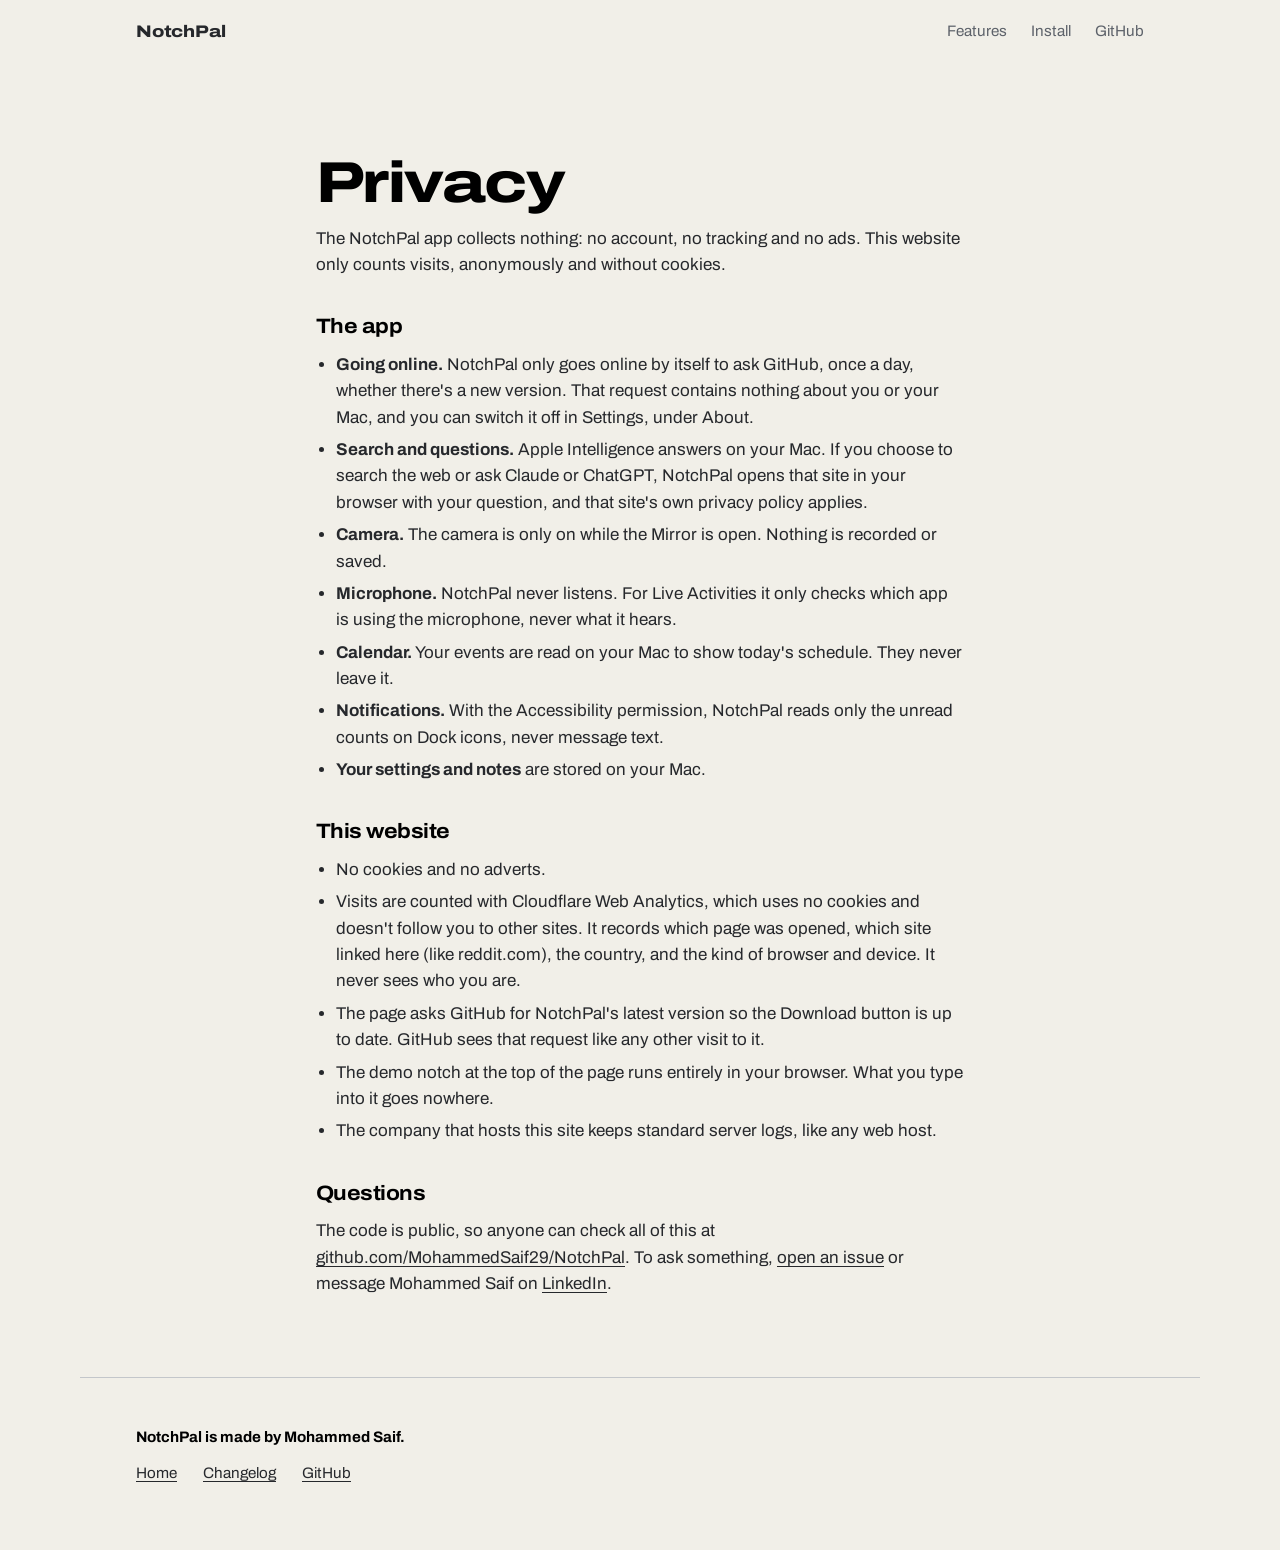
<file: website/privacy.html>
<!doctype html>
<html lang="en">
<head>
  <meta charset="utf-8">
  <meta name="viewport" content="width=device-width, initial-scale=1">
  <title>Privacy · NotchPal</title>
  <meta name="description" content="NotchPal collects nothing: no account, no tracking and no ads. What the app and this website do and don't do with your data.">
  <link rel="canonical" href="https://notchpal.mohammedsaif.dev/privacy.html">
  <link rel="icon" href="favicon.svg" type="image/svg+xml">
  <link rel="stylesheet" href="styles.css">
</head>
<body>
  <header class="top">
    <a class="wordmark" href="./" aria-label="NotchPal home">NotchPal</a>
    <nav aria-label="Main">
      <a href="./#features">Features</a>
      <a href="./#install">Install</a>
      <a href="https://github.com/MohammedSaif29/NotchPal">GitHub</a>
    </nav>
  </header>
  <main class="text-page">
    <h1>Privacy</h1>
    <p>The NotchPal app collects nothing: no account, no tracking and no ads. This website only counts visits, anonymously and without cookies.</p>

    <h2>The app</h2>
    <ul>
      <li><strong>Going online.</strong> NotchPal only goes online by itself to ask GitHub, once a day, whether there's a new version. That request contains nothing about you or your Mac, and you can switch it off in Settings, under About.</li>
      <li><strong>Search and questions.</strong> Apple Intelligence answers on your Mac. If you choose to search the web or ask Claude or ChatGPT, NotchPal opens that site in your browser with your question, and that site's own privacy policy applies.</li>
      <li><strong>Camera.</strong> The camera is only on while the Mirror is open. Nothing is recorded or saved.</li>
      <li><strong>Microphone.</strong> NotchPal never listens. For Live Activities it only checks which app is using the microphone, never what it hears.</li>
      <li><strong>Calendar.</strong> Your events are read on your Mac to show today's schedule. They never leave it.</li>
      <li><strong>Notifications.</strong> With the Accessibility permission, NotchPal reads only the unread counts on Dock icons, never message text.</li>
      <li><strong>Your settings and notes</strong> are stored on your Mac.</li>
    </ul>

    <h2>This website</h2>
    <ul>
      <li>No cookies and no adverts.</li>
      <li>Visits are counted with Cloudflare Web Analytics, which uses no cookies and doesn't follow you to other sites. It records which page was opened, which site linked here (like reddit.com), the country, and the kind of browser and device. It never sees who you are.</li>
      <li>The page asks GitHub for NotchPal's latest version so the Download button is up to date. GitHub sees that request like any other visit to it.</li>
      <li>The demo notch at the top of the page runs entirely in your browser. What you type into it goes nowhere.</li>
      <li>The company that hosts this site keeps standard server logs, like any web host.</li>
    </ul>

    <h2>Questions</h2>
    <p>The code is public, so anyone can check all of this at <a href="https://github.com/MohammedSaif29/NotchPal">github.com/MohammedSaif29/NotchPal</a>. To ask something, <a href="https://github.com/MohammedSaif29/NotchPal/issues/new/choose">open an issue</a> or message Mohammed Saif on <a href="https://www.linkedin.com/in/saif-mohammed-939902335/">LinkedIn</a>.</p>
  </main>
  <footer class="foot">
    <p class="made">NotchPal is made by Mohammed Saif.</p>
    <nav aria-label="More">
      <a href="./">Home</a>
      <a href="changelog.html">Changelog</a>
      <a href="https://github.com/MohammedSaif29/NotchPal">GitHub</a>
    </nav>
  </footer>
  <!-- Cloudflare Web Analytics: counts visits with no cookies and no tracking across sites. -->
  <script type="module" src="https://static.cloudflareinsights.com/beacon.min.js" data-cf-beacon='{"token": "f49320158de54cc093dbb9b8bc112123"}'></script>
</body>
</html>
</file>
<file: website/styles.css>
/* NotchPal website. Ink wash: soft ivory paper, cool gray, charcoal, and the true black of the notch. */

@font-face {
  font-family: "Archivo";
  src: url("fonts/archivo-latin-variable.woff2") format("woff2");
  font-weight: 100 900;
  font-stretch: 62% 125%;
  font-display: swap;
}

:root {
  --paper: #f1efe8;
  --paper-high: #faf9f5;
  --mist: #d9dbdd;
  --rule: #c3c6ca;
  --gray: #5d626a;
  --charcoal: #26282c;
  --ink: #000;
  --notch-w: 200px;
  --notch-h: 34px;
  --page: 1120px;
  --gutter: clamp(20px, 5vw, 56px);
}

* { box-sizing: border-box; }

html { scroll-behavior: smooth; scroll-padding-top: 72px; }

body {
  margin: 0;
  background: var(--paper);
  color: var(--charcoal);
  font-family: "Archivo", "Helvetica Neue", Arial, sans-serif;
  font-size: 1.0625rem;
  line-height: 1.55;
  -webkit-font-smoothing: antialiased;
}

h1, h2, h3, p, dl, dd, ol, ul, figure { margin: 0; padding: 0; }
img { display: block; max-width: 100%; height: auto; }
a { color: inherit; text-underline-offset: 0.18em; text-decoration-thickness: 1px; }
a:hover { text-decoration-thickness: 2px; }
:focus-visible { outline: 2px solid var(--charcoal); outline-offset: 3px; border-radius: 4px; }

.sr-only {
  position: absolute; width: 1px; height: 1px; overflow: hidden;
  clip-path: inset(50%); white-space: nowrap;
}
.skip {
  position: absolute; left: 12px; top: -60px; z-index: 60;
  background: var(--ink); color: var(--paper); padding: 10px 14px; border-radius: 10px;
}
.skip:focus { top: 46px; }

kbd {
  display: inline-block; min-width: 1.7em; padding: 0.05em 0.45em;
  font: inherit; font-size: 0.86em; font-weight: 600; text-align: center;
  background: var(--paper-high); border: 1px solid var(--rule);
  border-bottom-width: 2px; border-radius: 6px;
}
code {
  font-family: ui-monospace, "SF Mono", Menlo, monospace; font-size: 0.86em;
  background: var(--mist); padding: 0.12em 0.4em; border-radius: 5px; overflow-wrap: anywhere;
}

/* ---------- Page frame ---------- */

.top, main > section, .foot {
  max-width: var(--page);
  margin-inline: auto;
  padding-inline: var(--gutter);
}

.top {
  display: flex; align-items: center; justify-content: space-between;
  height: 64px;
}
.wordmark {
  font-weight: 800; font-stretch: 118%; font-size: 1.05rem;
  letter-spacing: -0.01em; text-decoration: none;
}
.top nav { display: flex; gap: clamp(14px, 2vw, 24px); font-size: 0.95rem; }
.top nav a { text-decoration: none; color: var(--gray); }
.top nav a:hover { color: var(--ink); }

/* ---------- Hero ---------- */

.hero { padding-top: clamp(72px, 13vh, 150px); padding-bottom: clamp(64px, 10vh, 120px); }
.hero h1 {
  max-width: 11ch;
  font-size: clamp(2.9rem, 9.2vw, 7.4rem);
  font-weight: 800; font-stretch: 125%;
  line-height: 0.94; letter-spacing: -0.035em;
  color: var(--ink);
}
.lead {
  max-width: 58ch; margin-top: clamp(24px, 4vh, 40px);
  font-size: clamp(1.1rem, 1.5vw, 1.3rem); line-height: 1.5;
}
.cta { display: flex; flex-wrap: wrap; align-items: center; gap: 14px 22px; margin-top: 32px; }
.button {
  display: inline-block; padding: 15px 28px;
  background: var(--ink); color: var(--paper-high);
  font-weight: 650; font-stretch: 108%; text-decoration: none;
  border-radius: 999px;
  transition: transform 0.15s ease;
}
.button:hover { transform: translateY(-2px); }
.button:active { transform: translateY(0); }
.fine { font-size: 0.9rem; color: var(--gray); }
.try { margin-top: 44px; font-size: 0.98rem; color: var(--gray); }
.try-touch, .try-keys { display: none; }
@media (hover: hover) and (pointer: fine) { .try-keys { display: inline; } }
@media (hover: none) { .try-pointer { display: none; } .try-touch { display: inline; } }

/* ---------- Features ---------- */

main h2 {
  font-size: clamp(1.7rem, 3.4vw, 2.7rem);
  font-weight: 750; font-stretch: 116%;
  line-height: 1.05; letter-spacing: -0.025em; color: var(--ink);
}
main > section { padding-block: clamp(48px, 8vh, 96px); }

.feature {
  display: grid; align-items: center;
  grid-template-columns: minmax(0, 1.25fr) minmax(0, 1fr);
  gap: clamp(28px, 5vw, 72px);
}
.feature-flip { grid-template-columns: minmax(0, 1fr) minmax(0, 1.25fr); }
.feature-flip .screen { order: 2; }
.copy p { margin-top: 18px; max-width: 46ch; }
.copy .fine { margin-top: 14px; }

.screen {
  background: var(--mist); border-radius: 22px; overflow: hidden;
}
.screen img { width: 100%; }

.screen-live { aspect-ratio: 5 / 2; position: relative; }
.live-scene { position: absolute; inset: 0; display: flex; justify-content: center; align-items: flex-start; gap: 8px; }
.live-notch {
  display: flex; align-items: center; justify-content: space-between;
  width: min(58%, 300px); height: 44px; padding: 0 16px;
  background: var(--ink); color: #fff; border-radius: 0 0 14px 14px;
  font-weight: 650; font-variant-numeric: tabular-nums;
}
.live-drop {
  width: 44px; height: 44px; margin-top: 0; padding: 9px;
  background: var(--ink); border-radius: 0 0 22px 22px;
}
.live-drop .art { width: 26px; height: 26px; }

.more h2 { max-width: 16ch; }
.more-list {
  display: grid; grid-template-columns: repeat(auto-fit, minmax(240px, 1fr));
  gap: 0 clamp(24px, 4vw, 56px); margin-top: 36px;
}
.more-list > div { padding: 18px 0; border-top: 1px solid var(--rule); }
.more-list dt { font-weight: 700; color: var(--ink); }
.more-list dd { margin-top: 4px; color: var(--gray); font-size: 0.98rem; }
.strip img { aspect-ratio: 5 / 2; object-fit: cover; }
.strip { display: grid; grid-template-columns: repeat(3, 1fr); gap: 16px; margin-top: 40px; }

/* ---------- Motion: only when motion.js adds .moving (never with reduce motion) ---------- */

/* The big paragraph: words fill in with ink as you read. */
.manifesto p {
  max-width: 30ch;
  font-size: clamp(1.6rem, 3.6vw, 2.75rem); font-weight: 600; font-stretch: 104%;
  line-height: 1.22; letter-spacing: -0.015em; color: var(--ink);
}
.moving [data-fill] .word {
  opacity: clamp(0.18, calc(var(--p, 0) * (var(--n) + 6) - var(--i)), 1);
}

/* Screenshots open out of a notch shape, the way the island opens. */
.moving .feature .screen {
  clip-path: inset(0 calc((1 - var(--open, 1)) * 34%) calc((1 - var(--open, 1)) * 82%)
    round 0 0 calc(22px + (1 - var(--open, 1)) * 18px) calc(22px + (1 - var(--open, 1)) * 18px));
}
.moving .feature .screen > img { transform: scale(calc(1.12 - var(--open, 1) * 0.12)); transform-origin: 50% 0; }

/* ---------- A day with NotchPal: the page goes ink black, like the notch ---------- */

main > .day {
  max-width: none; padding-inline: 0; background: var(--ink); color: #c9ccd1;
  padding-block: clamp(80px, 14vh, 150px);
}
.day-head { max-width: 40rem; margin: 0 auto; padding: 0 var(--gutter); text-align: center; }
.day h2 { color: var(--paper-high); }
.day-head p { margin-top: 16px; }

.day-track { position: relative; max-width: var(--page); margin: clamp(48px, 9vh, 96px) auto 0; padding: 0 var(--gutter); }
.day-rail {
  position: absolute; top: 0; bottom: 0; left: 50%; width: 2px; margin-left: -1px;
  background: #2b2d31;
}
.day-rail::after {
  content: ""; position: absolute; left: 0; top: 0; width: 100%; height: 100%;
  background: linear-gradient(to bottom, rgba(250, 249, 245, 0), var(--paper-high) 140px);
  box-shadow: 0 0 10px rgba(250, 249, 245, 0.45);
}
.moving .day-rail::after { height: var(--fill, 0px); }
.day-marker { display: none; }
.moving .day-marker {
  display: block; position: absolute; left: 50%; top: 0;
  width: 44px; height: 15px; background: var(--ink); border-radius: 0 0 8px 8px;
  transform: translate(-50%, calc(var(--fill, 0px) - 50%));
  box-shadow: 0 0 0 1px rgba(250, 249, 245, 0.7), 0 0 16px 3px rgba(250, 249, 245, 0.35);
}

.day-list { list-style: none; }
.day-item {
  display: grid; grid-template-columns: minmax(0, 1fr) 112px minmax(0, 1fr);
  align-items: start; padding-block: 9vh;
}
.day-time {
  grid-column: 1; position: sticky; top: calc(50vh - 0.5em);
  justify-self: end; line-height: 1;
  font-size: clamp(2.4rem, 5.6vw, 4.4rem); font-weight: 700; font-stretch: 112%;
  font-variant-numeric: tabular-nums; letter-spacing: -0.02em; color: var(--paper-high);
  transition: color 0.5s ease, font-stretch 0.6s ease;
}
.day-body { grid-column: 3; transition: opacity 0.5s ease; }
.day-body h3 { color: var(--paper-high); font-size: 1.3rem; font-weight: 700; font-stretch: 108%; line-height: 1.2; }
.day-body p { margin-top: 10px; max-width: 40ch; }
.day kbd { background: #1e2023; border-color: #3a3d42; color: var(--paper-high); }

.moving .day-item:not(.is-on) .day-time { color: #3a3d42; font-stretch: 78%; }
.moving .day-item:not(.is-on) .day-body { opacity: 0.3; }

/* A little MacBook screen with its notch. Each stop's island opens into that activity. */
.mac {
  position: relative; margin-top: 24px; max-width: 440px; aspect-ratio: 16 / 7;
  border-radius: 14px; overflow: hidden;
  background:
    radial-gradient(120% 90% at 18% 115%, #6b7079 0%, rgba(107, 112, 121, 0) 60%),
    radial-gradient(90% 80% at 92% -12%, #4a4e55 0%, rgba(74, 78, 85, 0) 55%),
    linear-gradient(165deg, #303338, #16171a);
  box-shadow: inset 0 0 0 1px rgba(255, 255, 255, 0.07);
}
.mac::before {
  content: ""; position: absolute; left: 12px; top: 8px; width: 54px; height: 5px; border-radius: 3px;
  background: linear-gradient(90deg, rgba(255, 255, 255, 0.55) 0 9px, transparent 9px 15px, rgba(255, 255, 255, 0.35) 15px 30px, transparent 30px 36px, rgba(255, 255, 255, 0.35) 36px);
}
.mac-clock { position: absolute; right: 12px; top: 4px; font-size: 10px; font-weight: 600; color: rgba(255, 255, 255, 0.8); font-variant-numeric: tabular-nums; }

.isle {
  --w: 74%; --h: 44px;
  position: absolute; top: 0; left: 50%; transform: translateX(-50%);
  width: var(--w); height: var(--h); padding: 0 12px;
  display: flex; align-items: center; gap: 9px; overflow: hidden;
  background: var(--ink); color: #fff; border-radius: 0 0 18px 18px;
  font-size: 11px; line-height: 1.25; white-space: nowrap;
  transition: width 0.62s cubic-bezier(0.3, 1.32, 0.5, 1), height 0.5s cubic-bezier(0.3, 1.32, 0.5, 1), border-radius 0.5s ease;
}
.isle > * { transition: opacity 0.28s ease 0.2s; }
.moving .day-item:not(.is-now) .isle { width: 26%; height: 16px; border-radius: 0 0 9px 9px; }
.moving .day-item:not(.is-now) .isle > * { opacity: 0; transition-delay: 0s; }

.isle-icon { width: 17px; height: 17px; flex: none; fill: none; stroke: currentColor; stroke-width: 1.7; stroke-linecap: round; stroke-linejoin: round; }
.isle-text { display: flex; flex-direction: column; min-width: 0; flex: 1; }
.isle-text b { font-weight: 650; font-size: 11.5px; }
.isle-text small { color: #9a9fa6; font-size: 10px; }
.isle-art { width: 28px; height: 28px; flex: none; border-radius: 7px; background: linear-gradient(140deg, #f0c48e, #c0566e 55%, #4b2b61); }
.isle-music { box-shadow: 0 6px 22px -6px rgba(214, 120, 120, 0.55); }

.bars { display: flex; align-items: center; gap: 2px; height: 14px; flex: none; color: #f0c48e; }
.bars i { width: 3px; height: 100%; border-radius: 2px; background: currentColor; animation: bar 0.8s ease-in-out infinite alternate; }
.bars i:nth-child(2) { animation-delay: -0.3s; }
.bars i:nth-child(3) { animation-delay: -0.55s; }
.bars i:nth-child(4) { animation-delay: -0.15s; }
.bars-call { color: #30d158; }
@keyframes bar { from { transform: scaleY(0.3); } to { transform: scaleY(1); } }

.isle-meeting { --w: 82%; }
.isle-join { flex: none; padding: 4px 11px; border-radius: 99px; background: var(--paper-high); color: var(--ink); font-weight: 700; font-size: 10.5px; }

.isle-call { --w: 68%; --h: 38px; }
.isle-phone { width: 22px; height: 22px; flex: none; border-radius: 50%; background: #30d158; display: grid; place-items: center; }
.isle-phone svg { width: 12px; height: 12px; fill: #fff; }
.isle-clock { flex: none; font-weight: 650; font-size: 12px; font-variant-numeric: tabular-nums; }

.isle-search { --w: 86%; --h: 76px; flex-direction: column; align-items: stretch; justify-content: center; gap: 6px; }
.isle-query { display: flex; align-items: center; gap: 7px; padding: 5px 8px; border-radius: 8px; background: #1c1d20; font-size: 12px; }
.isle-query .isle-icon { width: 14px; height: 14px; color: #9a9fa6; }
.caret { width: 1.5px; height: 13px; background: #fff; margin-left: -4px; animation: caret 1s steps(1) infinite; }
@keyframes caret { 50% { opacity: 0; } }
.isle-result { display: flex; align-items: baseline; justify-content: space-between; padding: 0 8px; }
.isle-result b { font-size: 15px; font-weight: 700; }
.isle-result small { color: #9a9fa6; font-size: 10px; }

.isle-airdrop { --w: 70%; }
.isle-airdrop .isle-icon { color: #64aaff; }
.mac-file {
  position: absolute; left: 50%; top: 58%; width: 22px; height: 28px; margin-left: -11px;
  border-radius: 3px 8px 3px 3px; background: var(--paper-high);
  box-shadow: 0 6px 14px rgba(0, 0, 0, 0.45); opacity: 0;
}
.day-item.is-now .mac-file, html:not(.moving) .mac-file { animation: drop 2.4s cubic-bezier(0.45, 0, 0.3, 1) 0.4s infinite; }
@keyframes drop {
  0% { opacity: 0; transform: translateY(26px); }
  20% { opacity: 1; }
  70% { opacity: 1; transform: translateY(-46px) scale(0.55); }
  85%, 100% { opacity: 0; transform: translateY(-52px) scale(0.4); }
}

.isle-airpods { --w: 62%; --h: 38px; }
.isle-ring { width: 18px; height: 18px; flex: none; border-radius: 50%; background: conic-gradient(#30d158 0 92%, #3a3d42 0); -webkit-mask: radial-gradient(circle, transparent 5px, #000 5.5px); mask: radial-gradient(circle, transparent 5px, #000 5.5px); }

/* Movie night: a full-screen film, and the island steps aside. */
.mac-film {
  position: absolute; inset: 0; background: linear-gradient(120deg, #2a1d17, #0f1418 55%, #20262c);
  transition: opacity 0.6s ease;
}
.mac-film::before, .mac-film::after { content: ""; position: absolute; left: 0; right: 0; height: 13%; background: var(--ink); }
.mac-film::before { top: 0; }
.mac-film::after { bottom: 0; }
.mac-film i { position: absolute; left: 8%; right: 8%; bottom: 6%; height: 2px; z-index: 1; border-radius: 1px; background: linear-gradient(90deg, rgba(255, 255, 255, 0.75) 0 38%, rgba(255, 255, 255, 0.2) 38%); }
.isle-movie { width: 0; height: 16px; padding: 0; opacity: 0; transition: width 0.5s ease, opacity 0.4s ease; }
.mac-movie .mac-clock { z-index: 1; opacity: 0; transition: opacity 0.4s ease; }
.moving .day-item:not(.is-now) .mac-film { opacity: 0; }
.moving .day-item:not(.is-now) .isle-movie { width: 26%; opacity: 1; }
.moving .day-item:not(.is-now) .mac-movie .mac-clock { opacity: 1; }

/* ---------- Safety: the page inverts to charcoal ---------- */

main > .safety {
  max-width: none; background: var(--charcoal); color: var(--paper);
  padding-inline: max(var(--gutter), calc((100vw - var(--page)) / 2 + var(--gutter)));
}
.safety h2, .safety h3 { color: var(--paper-high); }
.safety-points {
  display: grid; grid-template-columns: repeat(auto-fit, minmax(250px, 1fr));
  gap: clamp(24px, 4vw, 56px); margin-top: 36px;
}
.safety h3 { font-size: 1.15rem; font-weight: 700; font-stretch: 110%; }
.safety-points p { margin-top: 10px; color: #c9ccd1; }
.fingerprint { margin-top: 40px; padding-top: 22px; border-top: 1px solid #45484e; color: #c9ccd1; font-size: 0.95rem; max-width: 78ch; }
.safety code { background: #3a3d43; color: var(--paper-high); }
.safety :focus-visible { outline-color: var(--paper); }

/* ---------- Install and questions ---------- */

.steps { counter-reset: step; list-style: none; margin-top: 30px; max-width: 70ch; }
.steps li {
  counter-increment: step; position: relative;
  padding: 16px 0 16px 58px; border-top: 1px solid var(--rule);
}
.steps li::before {
  content: counter(step); position: absolute; left: 0; top: 13px;
  width: 36px; height: 36px; display: grid; place-items: center;
  background: var(--ink); color: var(--paper-high); border-radius: 50%;
  font-weight: 700; font-size: 0.95rem;
}
.steps strong { color: var(--ink); }
.install > p { margin-top: 22px; max-width: 70ch; }

.faq details { border-top: 1px solid var(--rule); max-width: 78ch; }
.faq details:last-of-type { border-bottom: 1px solid var(--rule); }
.faq h2 { margin-bottom: 30px; }
.faq summary {
  cursor: pointer; padding: 18px 34px 18px 0; position: relative;
  font-weight: 650; color: var(--ink); list-style: none;
}
.faq summary::-webkit-details-marker { display: none; }
.faq summary::after {
  content: ""; position: absolute; right: 6px; top: 50%; width: 9px; height: 9px;
  border-right: 2px solid var(--charcoal); border-bottom: 2px solid var(--charcoal);
  transform: translateY(-70%) rotate(45deg); transition: transform 0.2s ease;
}
.faq details[open] summary::after { transform: translateY(-30%) rotate(-135deg); }
.faq details p { padding: 0 0 20px; max-width: 64ch; color: var(--gray); }

/* ---------- Footer ---------- */

.foot { padding-block: 48px 64px; border-top: 1px solid var(--rule); font-size: 0.95rem; }
.foot nav { display: flex; flex-wrap: wrap; gap: 8px 26px; margin-top: 12px; }
.made { font-weight: 700; color: var(--ink); }
.legal { margin-top: 22px; color: var(--gray); font-size: 0.85rem; max-width: 80ch; }

/* ---------- Text pages (privacy) ---------- */

.text-page { max-width: 760px; margin-inline: auto; padding: clamp(64px, 10vh, 110px) var(--gutter) 80px; }
.text-page h1 { font-size: clamp(2.2rem, 6vw, 3.6rem); font-weight: 800; font-stretch: 122%; line-height: 1; letter-spacing: -0.03em; color: var(--ink); }
.text-page h2 { font-size: 1.3rem; font-weight: 700; font-stretch: 110%; margin-top: 38px; color: var(--ink); }
.text-page p, .text-page ul { margin-top: 14px; }
.text-page ul { padding-left: 1.2em; }
.text-page li { margin-top: 6px; }

/* Changelog: one block per release, newest first */
.changelog .release { margin-top: 44px; padding-top: 30px; border-top: 1px solid var(--rule); }
.changelog .release h2 { margin-top: 0; }
.changelog .release h2 span { display: block; margin-top: 4px; font-weight: 500; font-stretch: 100%; color: var(--charcoal); }
.changelog .released { margin-top: 6px; color: var(--gray); font-size: 0.95rem; }

/* ---------- The island ---------- */

.island { position: fixed; inset: 0 0 auto 0; height: 0; z-index: 50; color: #fff; }
.island-ink, .island-intro {
  position: absolute; top: 0; left: 50%; transform: translateX(-50%);
  pointer-events: none; overflow: visible;
}
.island-ink { display: none; }
.island-ink rect, .island-ink circle { fill: var(--ink); }
.island-intro path {
  fill: none; stroke: var(--gray); stroke-width: 2; stroke-linecap: round;
  stroke-dasharray: 1; stroke-dashoffset: 1;
  animation: trace 1.1s 0.25s cubic-bezier(0.6, 0, 0.2, 1) forwards, fade-out 0.5s 1.5s ease forwards;
}
@keyframes trace { to { stroke-dashoffset: 0; } }
@keyframes fade-out { to { opacity: 0; } }

.notch {
  position: absolute; top: 0; left: 50%; width: var(--notch-w); height: var(--notch-h);
  margin-left: calc(var(--notch-w) / -2); padding: 0 12px;
  display: flex; align-items: center; justify-content: space-between;
  background: var(--ink); color: #fff; border: 0; border-radius: 0 0 11px 11px;
  font: inherit; cursor: pointer;
  transition: width 0.3s cubic-bezier(0.3, 1.4, 0.5, 1), margin-left 0.3s cubic-bezier(0.3, 1.4, 0.5, 1), height 0.3s cubic-bezier(0.3, 1.4, 0.5, 1);
}
.notch:hover { width: calc(var(--notch-w) + 14px); margin-left: calc(var(--notch-w) / -2 - 7px); height: calc(var(--notch-h) + 3px); }
.notch:focus-visible { outline: 2px solid var(--charcoal); outline-offset: 3px; border-radius: 0 0 11px 11px; }
.notch-lead, .notch-trail { display: flex; align-items: center; }

.art {
  display: block; border-radius: 28%;
  background:
    radial-gradient(circle at 30% 28%, #ffd9a0 0 18%, transparent 19%),
    linear-gradient(160deg, #f4a259 0%, #e76f51 45%, #5b3a6b 100%);
}
.art-small { width: 20px; height: 20px; }
.art-large { width: 56px; height: 56px; border-radius: 14px; flex: none; }

.wave { display: flex; align-items: center; gap: 2.5px; height: 16px; }
.wave i { width: 3px; height: 100%; border-radius: 2px; background: #f1b27a; transform-origin: center; animation: wave 1.1s ease-in-out infinite; }
.wave i:nth-child(2) { animation-delay: -0.35s; }
.wave i:nth-child(3) { animation-delay: -0.7s; }
.wave i:nth-child(4) { animation-delay: -0.2s; }
.wave-large { height: 22px; margin-left: auto; }
.wave-large i { width: 4px; }
@keyframes wave { 0%, 100% { transform: scaleY(0.35); } 50% { transform: scaleY(1); } }
.is-paused .wave i { animation-play-state: paused; }

.call-glyph { width: 17px; height: 17px; fill: #34c759; }
.call-time { font-size: 0.82rem; font-weight: 650; font-variant-numeric: tabular-nums; color: #34c759; }
.island[data-live="music"] .notch .call-glyph, .island[data-live="music"] .call-time { display: none; }
.island[data-live="call"] .notch .art, .island[data-live="call"] .notch .wave { display: none; }

.bubble {
  position: absolute; top: 0; left: calc(50% + var(--notch-w) / 2 + 8px);
  width: var(--notch-h); height: var(--notch-h); display: grid; place-items: center;
  background: var(--ink); border-radius: 0 0 50% 50%; opacity: 0; pointer-events: none;
}

.card {
  position: absolute; top: 0; left: 50%;
  width: min(560px, 100vw - 20px); margin-left: calc(min(560px, 100vw - 20px) / -2);
  background: var(--ink); border-radius: 26px; overflow: hidden;
  transform-origin: top center; visibility: hidden;
  box-shadow: 0 18px 40px rgba(0, 0, 0, 0.28);
}
.card :focus-visible { outline: 2px solid #fff; outline-offset: 2px; }
.island[data-state="closed"] .card { box-shadow: none; }
.card-home, .card-search { padding: 14px 16px 16px; }
.island:not([data-state="home"]) .card-home { display: none; }
.island:not([data-state="search"]) .card-search { display: none; }

.card-bar { display: flex; align-items: center; gap: 8px; }
.tabs { display: flex; gap: 4px; margin-right: auto; }
.tab { width: 34px; height: 28px; display: grid; place-items: center; border-radius: 10px; }
.tab.is-on { background: rgba(255, 255, 255, 0.16); }
.tab svg, .icon-button svg, .search-bar svg { width: 17px; height: 17px; fill: none; stroke: #d7d9dc; stroke-width: 1.9; stroke-linecap: round; stroke-linejoin: round; }
.clock { font-size: 0.86rem; font-weight: 600; color: #d7d9dc; font-variant-numeric: tabular-nums; }
.icon-button { width: 30px; height: 30px; display: grid; place-items: center; background: none; border: 0; border-radius: 50%; cursor: pointer; }
.icon-button:hover { background: rgba(255, 255, 255, 0.14); }
.orb {
  width: 22px; height: 22px; flex: none; border: 0; border-radius: 50%; cursor: pointer;
  background: conic-gradient(from 210deg, #ff6ac1, #b47cff, #4fb6ff, #6ff0d0, #ffd66b, #ff6ac1);
  box-shadow: inset 0 0 6px rgba(255, 255, 255, 0.75);
}
.orb-still { cursor: default; }

.card-home { display: grid; grid-template-columns: minmax(0, 1fr) 118px; gap: 12px; }
.card-home .card-bar { grid-column: 1 / -1; }
.player { background: #17181a; border-radius: 16px; padding: 12px 14px; }
.now { display: flex; align-items: center; gap: 12px; }
.track { min-width: 0; display: grid; }
.track strong { font-size: 0.98rem; white-space: nowrap; overflow: hidden; text-overflow: ellipsis; }
.track span { font-size: 0.84rem; color: #a3a7ad; }
.progress { display: flex; align-items: center; gap: 10px; margin-top: 12px; font-size: 0.72rem; color: #a3a7ad; font-variant-numeric: tabular-nums; }
.progress i { flex: 1; height: 5px; border-radius: 3px; background: #3a3c40; overflow: hidden; }
.progress b { display: block; width: 46%; height: 100%; background: #e8e9eb; border-radius: 3px; }
.controls { display: flex; align-items: center; gap: 10px; margin-top: 10px; }
.control { width: 32px; height: 32px; display: grid; place-items: center; background: #2b2d30; border: 0; border-radius: 50%; cursor: pointer; }
.control svg { width: 16px; height: 16px; fill: #e8e9eb; }
.control-main { width: 40px; height: 40px; background: #e8e9eb; }
.control-main svg { width: 19px; height: 19px; fill: #000; }
.play-glyph { display: none; }
.is-paused .play-glyph { display: inline; }
.is-paused .pause-glyph { display: none; }
.side { display: grid; grid-template-rows: 1fr auto; gap: 10px; font-size: 0.86rem; font-weight: 650; }
.airdrop { display: grid; place-items: center; border: 1.5px dashed #54575c; border-radius: 16px; color: #d7d9dc; }
.battery { display: flex; align-items: center; justify-content: center; gap: 8px; padding: 9px; background: #17181a; border-radius: 14px; }
.battery i { width: 16px; height: 16px; border-radius: 50%; border: 3px solid #e8e9eb; border-left-color: #55585d; }

.search-bar { display: flex; align-items: center; gap: 10px; padding: 9px 12px; background: #1b1c1e; border-radius: 14px; }
.search-bar input {
  flex: 1; min-width: 0; background: none; border: 0; outline: 0; color: #fff;
  font: inherit; font-size: 1.05rem; font-weight: 550;
}
.search-bar input:focus-visible { outline: none; }
.search-bar:focus-within { box-shadow: 0 0 0 1.5px #6b6f76; }
.search-bar input::placeholder { color: #7d8187; }
.results { list-style: none; margin-top: 8px; }
.results li { display: grid; grid-template-columns: 30px 1fr; align-items: center; column-gap: 10px; padding: 7px 10px; border-radius: 11px; cursor: pointer; }
.results li[aria-selected="true"] { background: rgba(255, 255, 255, 0.15); }
.results .glyph { grid-row: span 2; width: 30px; height: 30px; display: grid; place-items: center; background: #2b2d30; border-radius: 8px; font-weight: 700; font-size: 0.9rem; }
.results strong { font-size: 0.95rem; font-weight: 650; line-height: 1.25; }
.results small { font-size: 0.78rem; color: #a3a7ad; line-height: 1.25; }
.answer { margin: 8px 4px 0; font-size: 0.9rem; color: #d7d9dc; }
.answer:empty { display: none; }

/* ---------- Small screens ---------- */

/* Below this width the menu would sit under the notch and its droplet, so it moves down. */
@media (max-width: 1000px) {
  .top { height: auto; padding-top: 52px; }
}

@media (max-width: 760px) {
  :root { --notch-w: 150px; }
  .day-head { text-align: left; }
  .day-rail { left: calc(var(--gutter) + 9px); }
  .day-item { grid-template-columns: 42px minmax(0, 1fr); padding-block: 0 9vh; }
  .day-time { grid-column: 2; position: static; justify-self: start; font-size: 2.2rem; margin-bottom: 14px; }
  .day-body { grid-column: 2; }
  .feature, .feature-flip { grid-template-columns: 1fr; }
  .feature-flip .screen { order: 0; }
  .strip { grid-template-columns: 1fr; }
  .card-home { grid-template-columns: 1fr; }
  .side { display: none; }
  .tabs .tab:nth-child(n + 4) { display: none; }
}
@media (max-width: 420px) {
  .top nav a:nth-child(2), .top nav a:nth-child(3) { display: none; }
}

@media (prefers-reduced-motion: reduce) {
  html { scroll-behavior: auto; }
  .bars i, .caret, .mac-file { animation: none; }
  .island-intro { display: none; }
  .wave i { animation: none; }
  .notch, .button { transition: none; }
}
</file>
